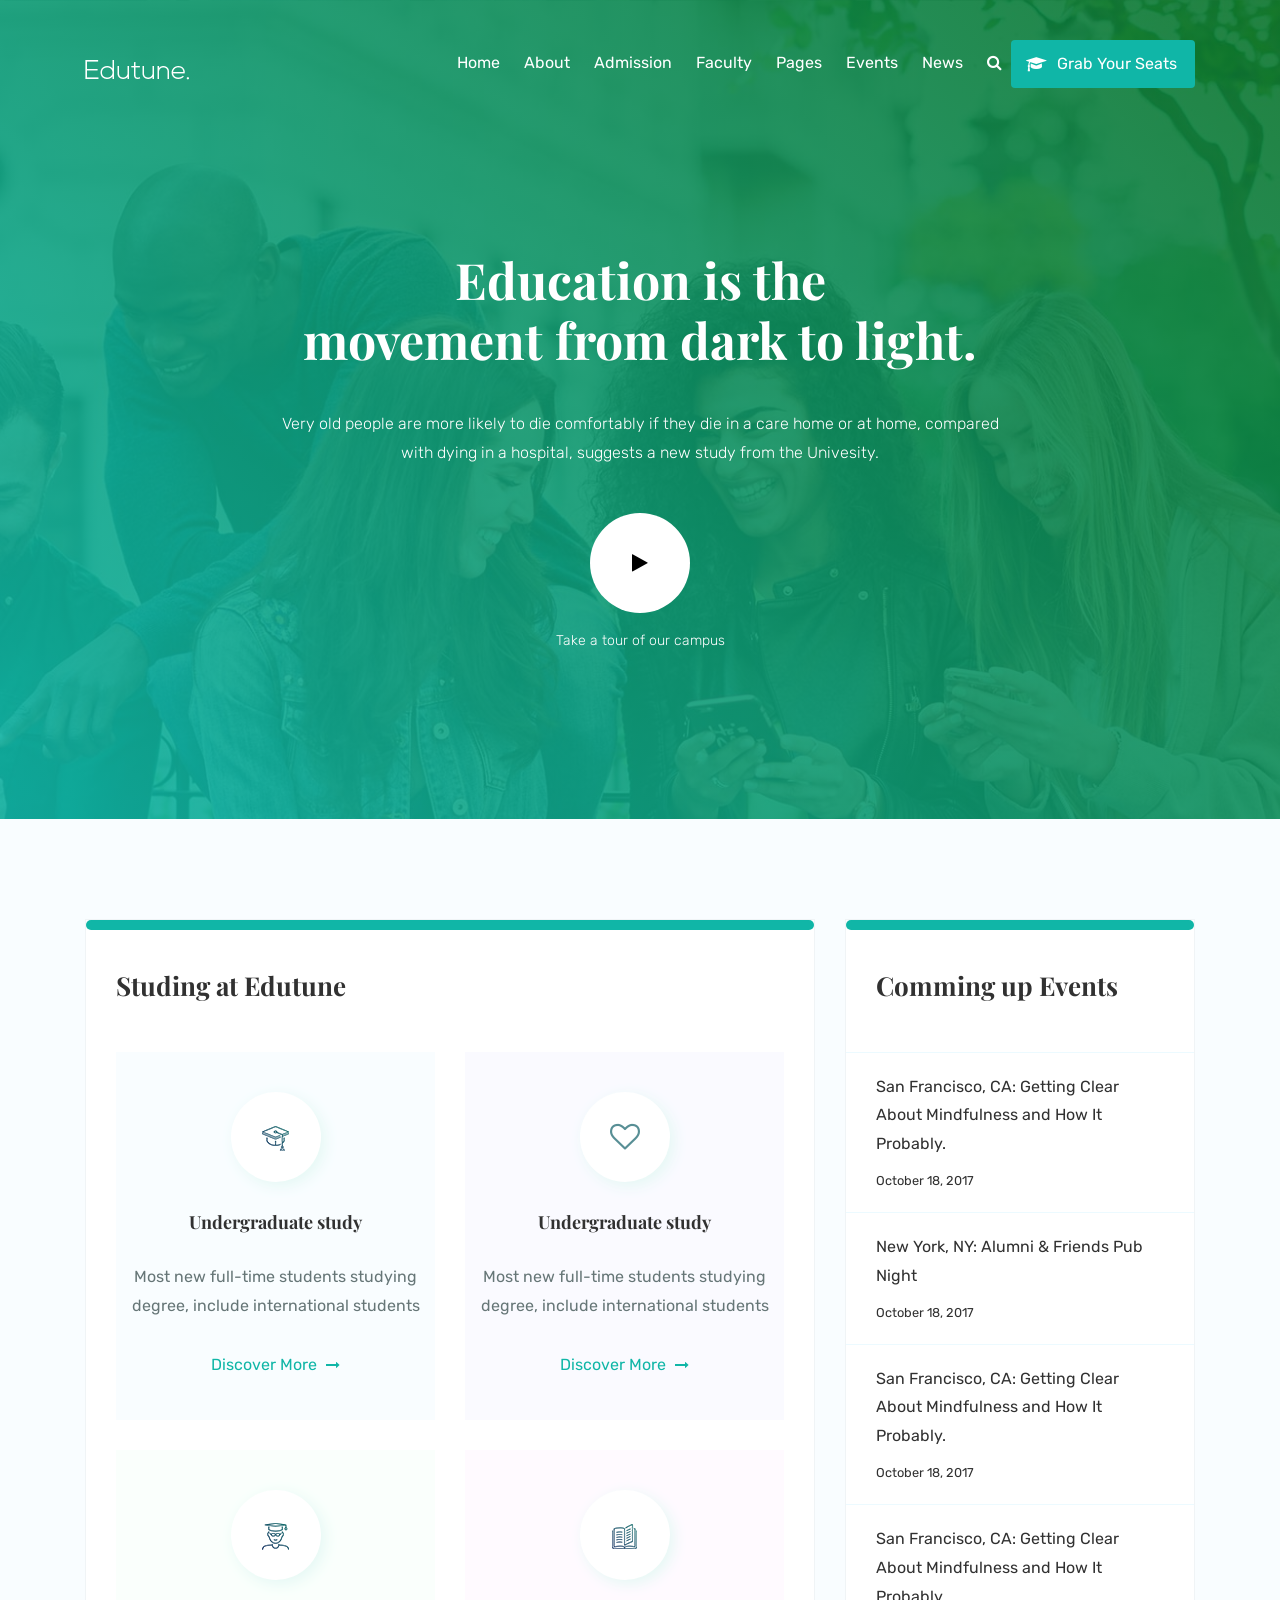
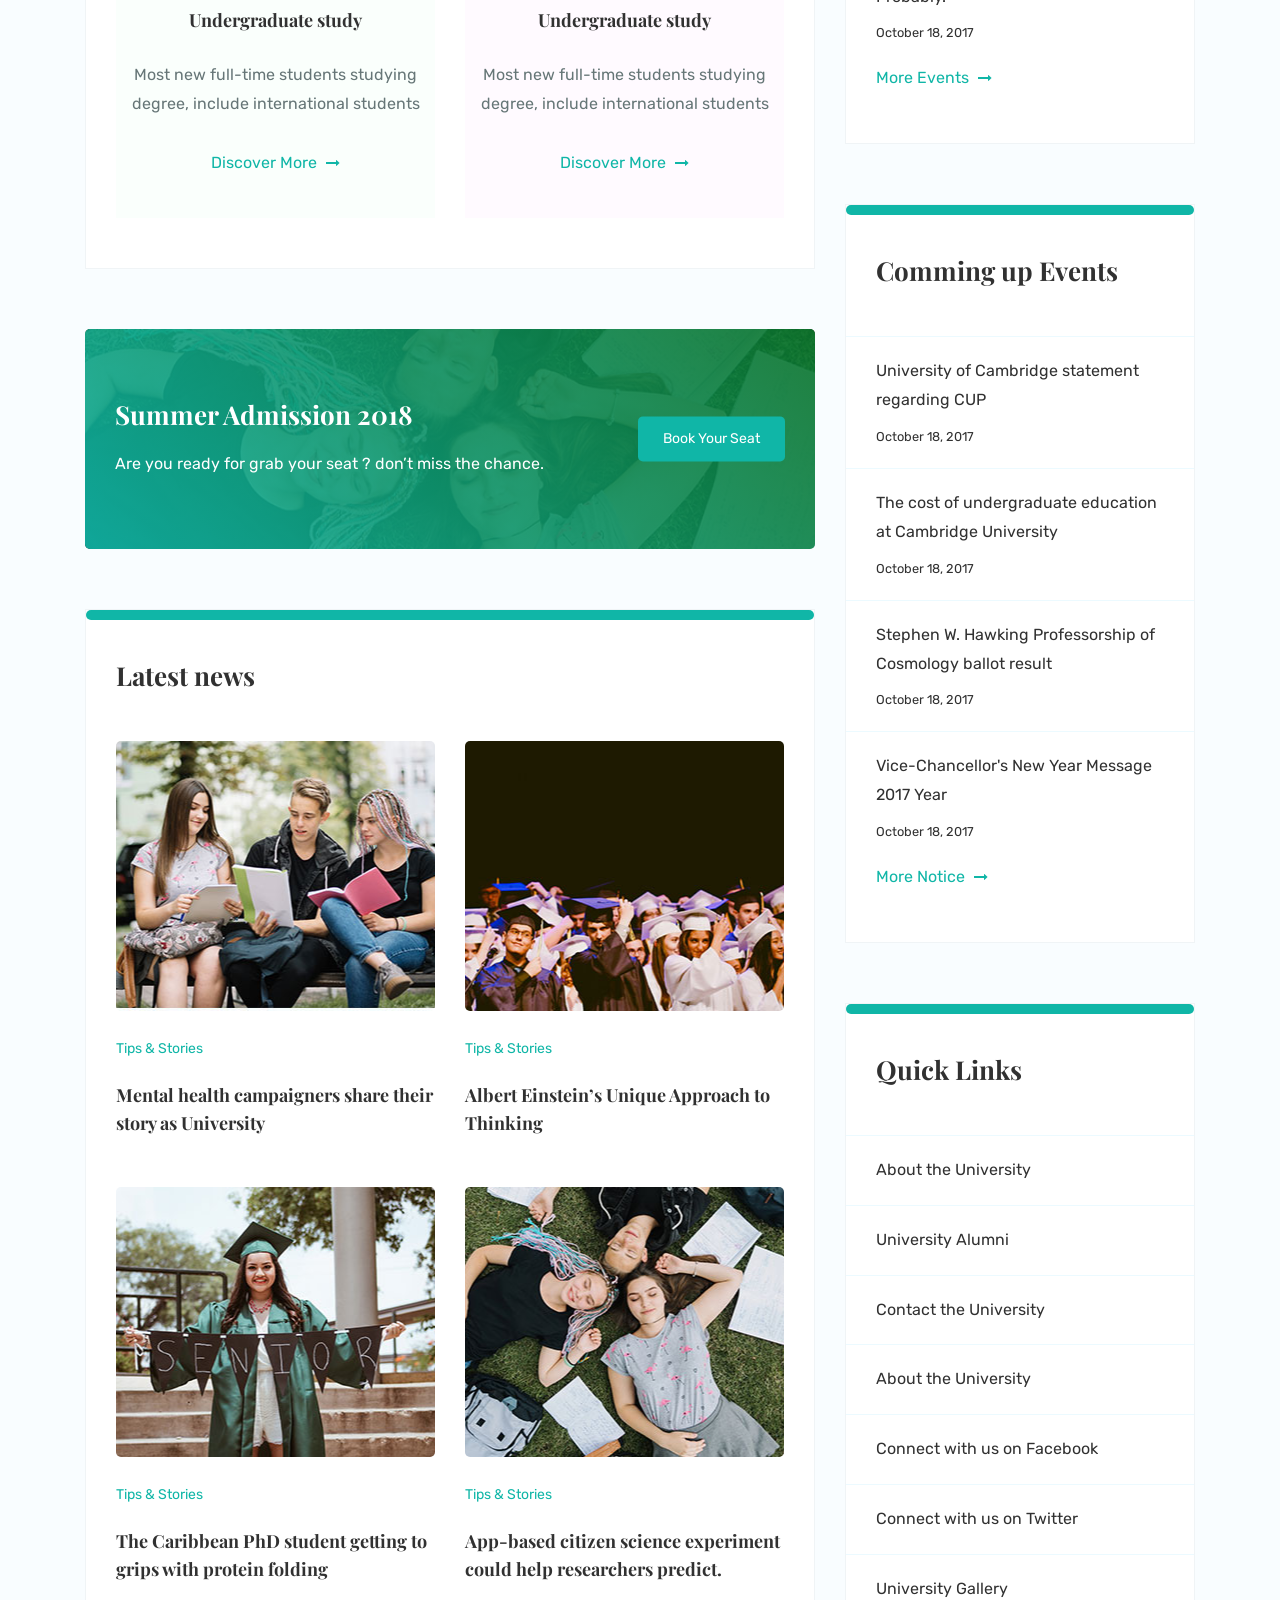
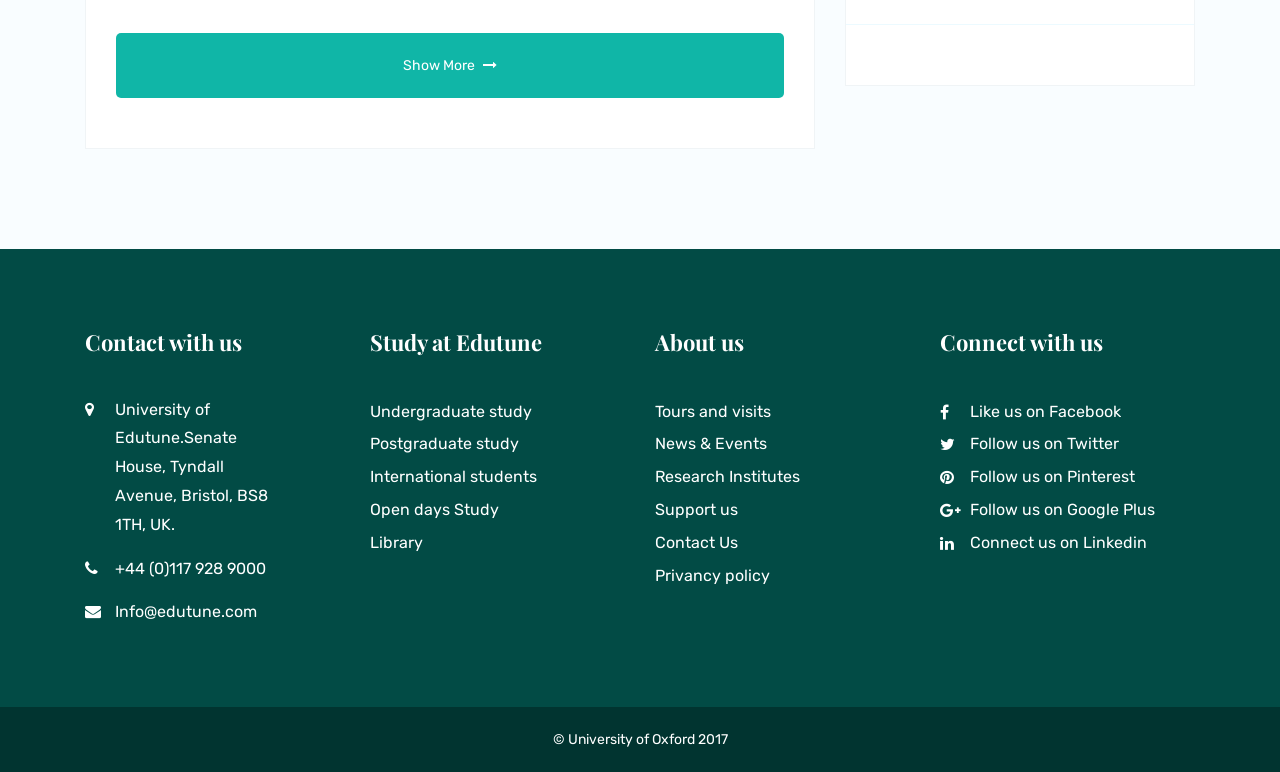
<file: index.html>
<!doctype html>
<html class="no-js" lang="">
    <head>
        <meta charset="utf-8">
        <meta http-equiv="x-ua-compatible" content="ie=edge">
        <title>Edutune</title>
        <meta name="description" content="">
        <meta name="viewport" content="width=device-width, initial-scale=1">

        <link rel="apple-touch-icon" href="apple-touch-icon.png">
        <!-- Place favicon.ico in the root directory -->

        <link rel="stylesheet" href="asset/css/bootstrap.min.css">
        <link rel="stylesheet" href="asset/css/font-awesome.min.css">
        <link rel="stylesheet" href="asset/css/owl.carousel.min.css">
        <link rel="stylesheet" href="asset/css/magnific-popup.css">
        <link rel="stylesheet" href="asset/css/animate.min.css">
        <link rel="stylesheet" href="style.css">
        <link rel="stylesheet" href="asset/css/responsive.css">
        <script src="asset/js/jquery-1.12.4.min.js"></script>
    </head>
    <body>
        <!--[if lt IE 8]>
            <p class="browserupgrade">You are using an <strong>outdated</strong> browser. Please <a href="http://browsehappy.com/">upgrade your browser</a> to improve your experience.</p>
        <![endif]-->

        <!-- Add your site or application content here -->
        <!-- Header Area Start -->
        <div class="header-area">
            <div class="container">
                <div class="row">
                    <div class="col-lg-3">
                        <div class="logo">
                            <h1><img src="asset/img/logo.png" alt=""></h1>
                        </div>
                    </div>
                    <div class="col-lg-9 text-right">
                        <div class="mainmenu">
                            <ul>
                                <li><a href="index.html">Home</a></li>
                                <li><a href="about.html">About</a></li>
                                <li><a href="admission.html">Admission</a>
                                    <ul>
                                        <li><a href="single-admission.html">Single Admission</a></li>
                                    </ul>
                                </li>
                                <li><a href="faculty.html">Faculty</a></li>
                                <li><a href="">Pages</a></li>
                                <li><a href="events.html">Events</a>
                                    <ul>
                                        <li><a href="single-events.html">Event-1</a></li>
                                    </ul>
                                </li>
                                <li><a href="">News</a></li>
                                <li><a href=""><i class="fa fa-search"></i></a></li>
                                <li class="btn fa-graduation-cap"><a href="">Grab Your Seats</a></li>
                            </ul>
                        </div>
                    </div>
                </div>
            </div>
        </div>
        <!-- Header Area End -->

        <!-- Hero Area Start -->
        <div class="hero-area">
            <div class="container">
                <div class="row justify-content-center">
                    <div class="col-lg-8 text-center">
                        <h2>Education is the <br>movement from dark to light.</h2>
                        <p>Very old people are more likely to die comfortably if they die in a care home or at home, compared with dying in a hospital, suggests a new study from the Univesity.</p>
                        <p><a href="https://www.youtube.com/watch?v=m_EQ9F00Wuo" class="video-play-btn mfp-iframe"><i class="fa fa-play"></i> Take a tour of our campus</a></p>
                    </div>
                </div>
            </div>
        </div>
        <!-- Hero Area End -->

        <!-- Service Padding Start -->
        <div class="section-padding">
            <div class="container">
                <div class="row">
                    <div class="col-lg-8">
                        <div class="bordered-box">
                            <h3>Studing at Edutune</h3>
                            <div class="row">
                                <div class="col-lg-6 text-center">
                                    <div class="single-service-box">
                                        <div class="service-icon d-table">
                                            <div class="service-icon-wrap d-table-cell">
                                                <img src="asset/img/service-icon-1.png" alt="">
                                            </div>
                                        </div>
                                        <h4>Undergraduate study</h4>
                                        <p>Most new full-time students studying degree, include international students</p>
                                        <a href="" class="inline-btn">Discover More <i class="fa fa-long-arrow-right"></i></a>
                                    </div>
                                </div>
                                <div class="col-lg-6 text-center">
                                    <div class="single-service-box">
                                        <div class="service-icon d-table">
                                            <div class="service-icon-wrap d-table-cell">
                                                <i class="fa fa-heart-o"></i>
                                            </div>
                                        </div>
                                        <h4>Undergraduate study</h4>
                                        <p>Most new full-time students studying degree, include international students</p>
                                        <a href="" class="inline-btn">Discover More <i class="fa fa-long-arrow-right"></i></a>
                                    </div>
                                </div>
                                <div class="col-lg-6 text-center">
                                    <div class="single-service-box">
                                        <div class="service-icon d-table">
                                            <div class="service-icon-wrap d-table-cell">
                                                <img src="asset/img/service-icon-2.png" alt="">
                                            </div>
                                        </div>
                                        <h4>Undergraduate study</h4>
                                        <p>Most new full-time students studying degree, include international students</p>
                                        <a href="" class="inline-btn">Discover More <i class="fa fa-long-arrow-right"></i></a>
                                    </div>
                                </div>
                                <div class="col-lg-6 text-center">
                                    <div class="single-service-box">
                                        <div class="service-icon d-table">
                                            <div class="service-icon-wrap d-table-cell">
                                                <img src="asset/img/service-icon-3.png" alt="">
                                            </div>
                                        </div>
                                        <h4>Undergraduate study</h4>
                                        <p>Most new full-time students studying degree, include international students</p>
                                        <a href="" class="inline-btn">Discover More <i class="fa fa-long-arrow-right"></i></a>
                                    </div>
                                </div>
                                <!-- Service Area End -->
                            </div>
                        </div>
                        <!-- CTA Area Start -->
                        <div class="cta-area mtb-60">
                            <h3>Summer Admission 2018</h3>
                            <p>Are you ready for grab your seat ? don’t miss the chance.</p>
                            <a href="" class="edutune-btn">Book Your Seat</a>
                        </div>
                        <!-- CTA Area End -->
                        
                        <!-- Blog Area Start -->
                        <div class="bordered-box blog-area">
                            <h3>Latest news</h3>
                            <div class="row">
                                <div class="col-lg-6">
                                    <div class="single-blog-box">
                                        <div class="singel-blog-bg blog-bg-1"></div>
                                        <p>Tips &amp; Stories</p>
                                        <h4>Mental health campaigners share their story as University</h4>
                                    </div>
                                </div>
                                <div class="col-lg-6">
                                    <a href="" class="single-blog-box">
                                        <div class="singel-blog-bg blog-bg-2"></div>
                                        <p>Tips &amp; Stories</p>
                                        <h4>Albert Einstein’s Unique Approach to Thinking</h4>
                                    </a>
                                </div>
                                <div class="col-lg-6">
                                    <a href="" class="single-blog-box">
                                        <div class="singel-blog-bg blog-bg-3"></div>
                                        <p>Tips &amp; Stories</p>
                                        <h4>The Caribbean PhD student getting to grips with protein folding</h4>
                                    </a>
                                </div>
                                <div class="col-lg-6">
                                    <div class="single-blog-box">
                                        <div class="singel-blog-bg blog-bg-4"></div>
                                        <p>Tips &amp; Stories</p>
                                        <h4>App-based citizen science experiment could help researchers predict.</h4>
                                    </div>
                                </div>
                                <div class="col">
                                    <a href="" class="edutune-btn blog-btn">Show More <i class="fa fa-long-arrow-right"></i></a>
                                </div>
                            </div>
                        </div>
                        <!-- Blog Area End -->
                    </div>
                    <!-- Border Box Area Start -->
                    <div class="col-lg-4">
                        <div class="bordered-box">
                            <h3>Comming up Events</h3>
                            <ul>
                                <li><a href="">San Francisco, CA: Getting Clear About Mindfulness and How It Probably. <span>October 18, 2017</span></a></li>
                                <li><a href="">New York, NY: Alumni &amp; Friends Pub Night <span>October 18, 2017</span></a></li>
                                <li><a href="">San Francisco, CA: Getting Clear About Mindfulness and How It Probably. <span>October 18, 2017</span></a></li>
                                <li><a href="">San Francisco, CA: Getting Clear About Mindfulness and How It Probably. <span>October 18, 2017</span></a></li>
                            </ul>
                            <a href="" class="inline-btn event-btn">More Events <i class="fa fa-long-arrow-right"></i></a>
                        </div> <!-- /bordered-box -->
                        <div class="bordered-box mtb-60">
                            <h3>Comming up Events</h3>
                            <ul>
                                <li><a href="">University of Cambridge statement regarding CUP <span>October 18, 2017</span></a></li>
                                <li><a href="">The cost of undergraduate education at Cambridge University <span>October 18, 2017</span></a></li>
                                <li><a href="">Stephen W. Hawking Professorship of Cosmology ballot result <span>October 18, 2017</span></a></li>
                                <li><a href="">Vice-Chancellor's New Year Message 2017 Year <span>October 18, 2017</span></a></li>
                            </ul>
                            <a href="" class="inline-btn event-btn">More Notice <i class="fa fa-long-arrow-right"></i></a>
                        </div> <!-- /bordered-box -->
                        <div class="bordered-box">
                            <h3>Quick Links</h3>
                            <ul>
                                <li><a href="">About the University</a></li>
                                <li><a href="">University Alumni</a></li>
                                <li><a href="">Contact the University</a></li>
                                <li><a href="">About the University</a></li>
                                <li><a href="">Connect with us on Facebook</a></li>
                                <li><a href="">Connect with us on Twitter</a></li>
                                <li><a href="">University Gallery</a></li>
                                <li><a href=""></a></li>
                            </ul>
                        </div> <!-- /bordered-box -->
                    </div>
                </div>
            </div>
        </div>
        <!-- Border Box Area End -->

        <footer class="site-footer">
            <div class="footer-top-area">
                <div class="container">
                    <div class="row">
                        <div class="col-lg-3">
                            <div class="footer-widget">
                                <h3 class="widget-title">Contact with us</h3>
                                <p class="contact-info"><i class="fa fa-map-marker"></i> University of Edutune.Senate House, Tyndall Avenue, Bristol, BS8 1TH, UK. </p>
                                <p class="contact-info"><i class="fa fa-phone"></i> +44 (0)117 928 9000</p>
                                <p class="contact-info"><i class="fa fa-envelope"></i> Info@edutune.com</p>
                            </div>
                        </div>
                        <div class="col-lg-3">
                            <div class="footer-widget">
                                <h3 class="widget-title">Study at Edutune</h3>
                                <ul>
                                    <li><a href="">Undergraduate study</a></li>
                                    <li><a href="">Postgraduate study</a></li>
                                    <li><a href="">International students</a></li>
                                    <li><a href="">Open days Study</a></li>
                                    <li><a href="">Library</a></li>
                                </ul>
                            </div>
                        </div>
                        <div class="col-lg-3">
                            <div class="footer-widget">
                                <h3 class="widget-title">About us</h3>
                                <ul>
                                    <li><a href="">Tours and visits</a></li>
                                    <li><a href="">News &amp; Events</a></li>
                                    <li><a href="">Research Institutes</a></li>
                                    <li><a href="">Support us</a></li>
                                    <li><a href="">Contact Us</a></li>
                                    <li><a href="">Privancy policy</a></li>
                                </ul>
                            </div>
                        </div>
                        <div class="col-lg-3">
                            <div class="footer-widget">
                                <h3 class="widget-title">Connect with us</h3>
                                <ul class="footer-social-link">
                                    <li><a href=""><i class="fa fa-facebook"></i> Like us on Facebook</a></li>
                                    <li><a href=""><i class="fa fa-twitter"></i> Follow us on Twitter</a></li>
                                    <li><a href=""><i class="fa fa-pinterest"></i> Follow us on Pinterest</a></li>
                                    <li><a href=""><i class="fa fa-google-plus"></i> Follow us on Google Plus</a></li>
                                    <li><a href=""><i class="fa fa-linkedin"></i> Connect us on Linkedin</a></li>
                                </ul>
                            </div>
                        </div>
                    </div>
                </div>
            </div>
            <div class="footer-bottom-area">
                <div class="copyright-text">
                    <div class="container">
                        <div class="row">
                            <div class="col-lg-12 text-center">
                                <p>&copy; University of Oxford 2017</p>
                            </div>
                        </div>
                    </div>
                </div>
            </div>
        </footer>
        


        <script src="asset/js/popper.min.js"></script>
        <script src="asset/js/bootstrap.min.js"></script>
        <script src="asset/js/owl.carousel.min.js"></script>
        <script src="asset/js/jquery.magnific-popup.min.js"></script>
        <script src="asset/js/plugins.js"></script>
        <script src="asset/js/main.js"></script>
    </body>
</html>
</file>
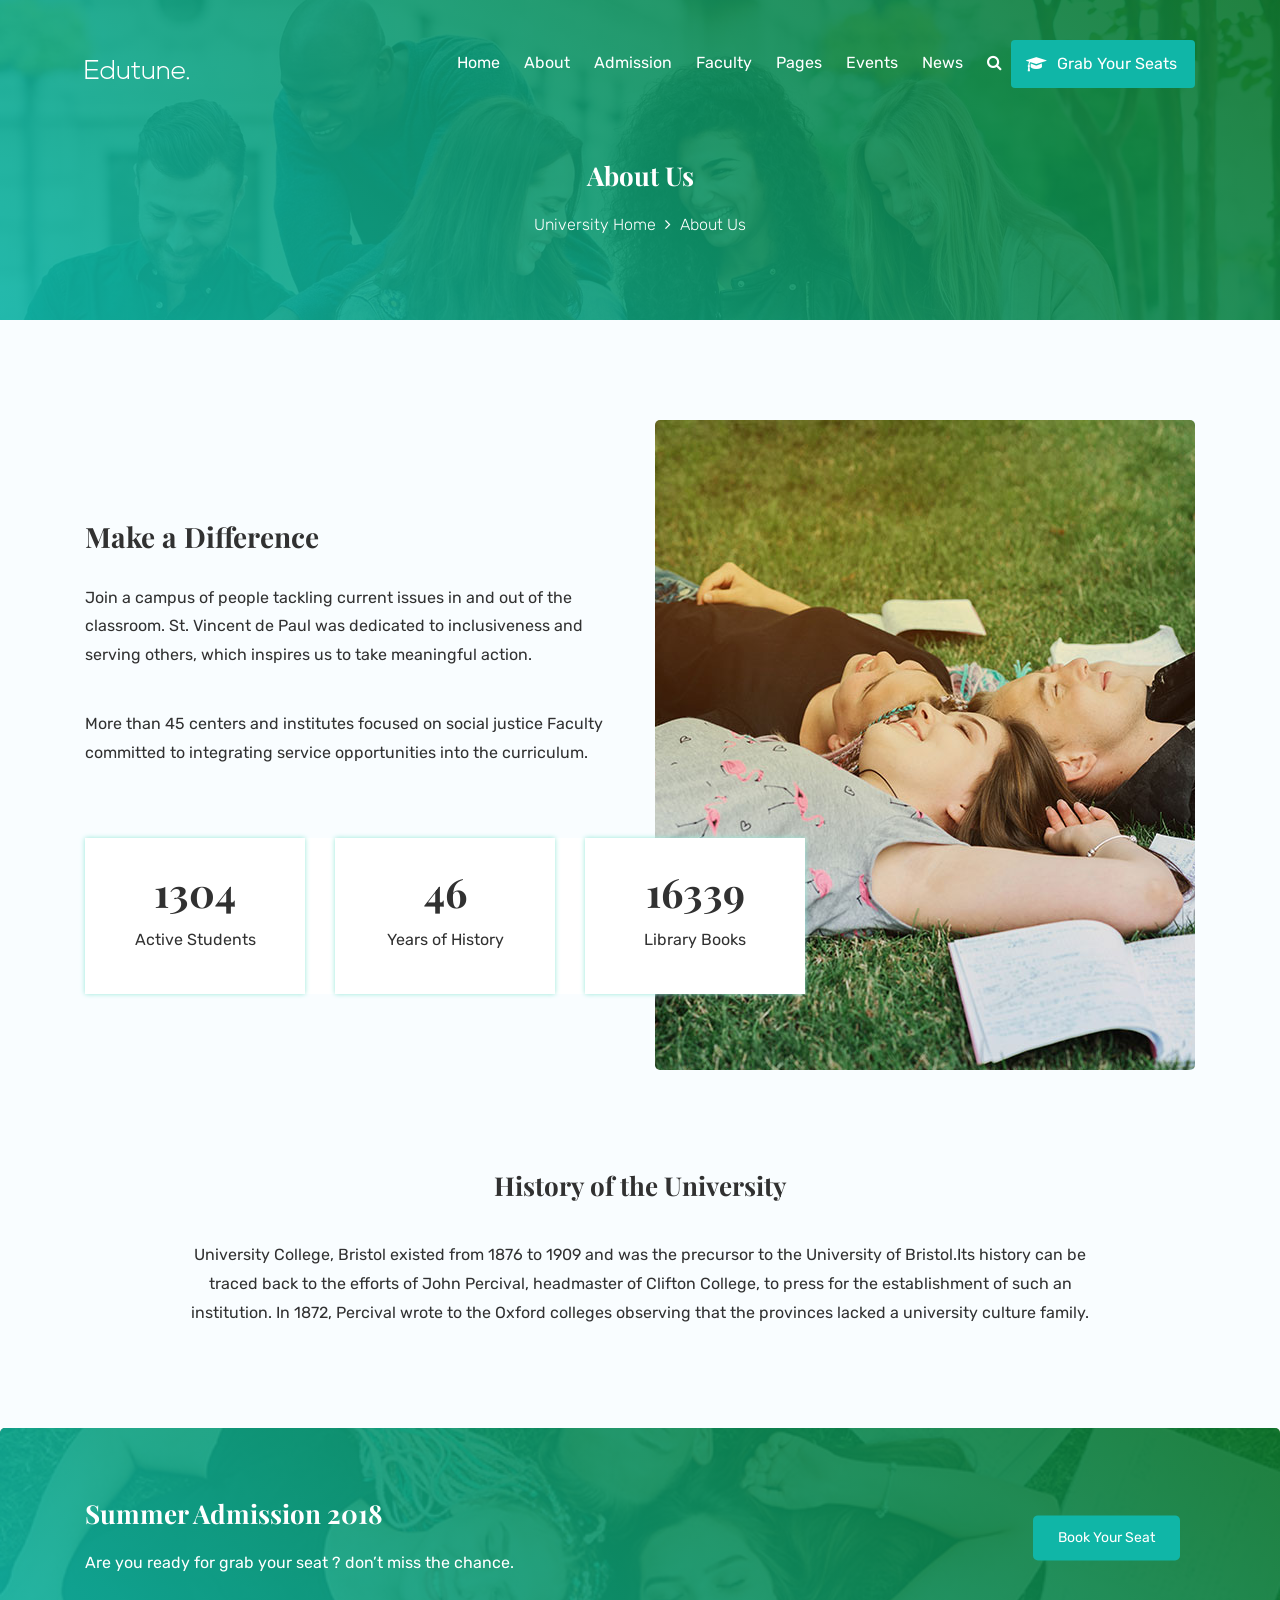
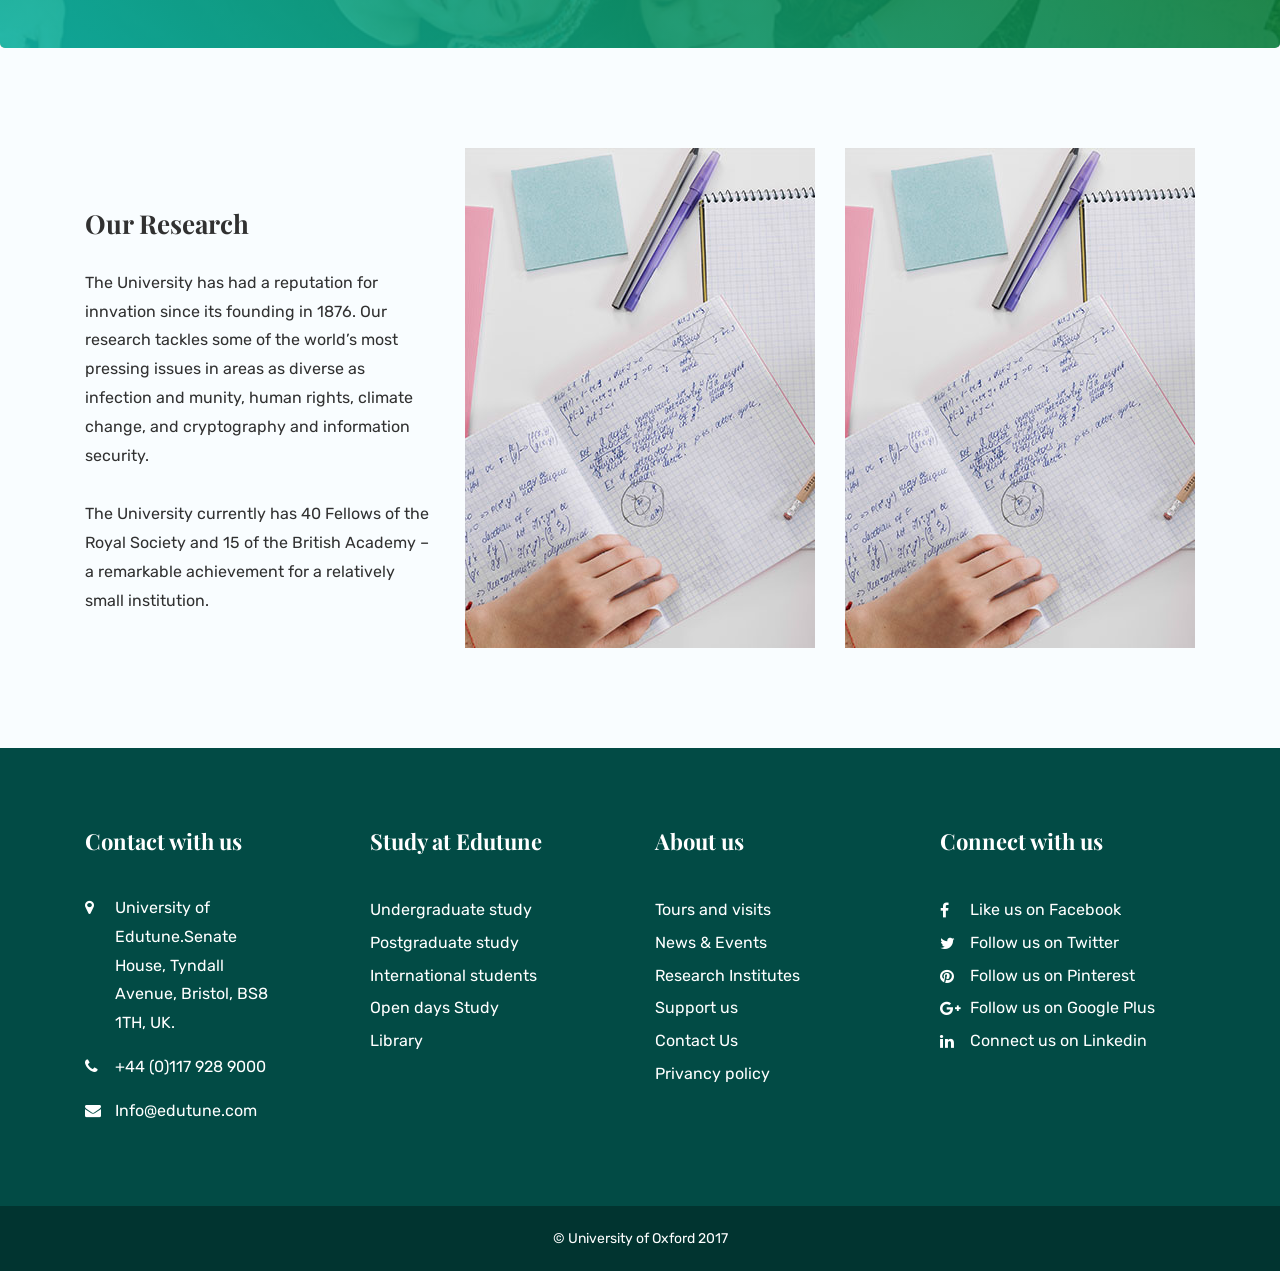
<file: about.html>
<!doctype html>
<html class="no-js" lang="">
    <head>
        <meta charset="utf-8">
        <meta http-equiv="x-ua-compatible" content="ie=edge">
        <title>Edutune</title>
        <meta name="description" content="">
        <meta name="viewport" content="width=device-width, initial-scale=1">

        <link rel="apple-touch-icon" href="apple-touch-icon.png">
        <!-- Place favicon.ico in the root directory -->

        <link rel="stylesheet" href="asset/css/bootstrap.min.css">
        <link rel="stylesheet" href="asset/css/font-awesome.min.css">
        <link rel="stylesheet" href="asset/css/owl.carousel.min.css">
        <link rel="stylesheet" href="asset/css/magnific-popup.css">
        <link rel="stylesheet" href="asset/css/animate.min.css">
        <link rel="stylesheet" href="style.css">
        <link rel="stylesheet" href="asset/css/responsive.css">
        <script src="asset/js/jquery-1.12.4.min.js"></script>
    </head>
    <body>
        <!--[if lt IE 8]>
            <p class="browserupgrade">You are using an <strong>outdated</strong> browser. Please <a href="http://browsehappy.com/">upgrade your browser</a> to improve your experience.</p>
        <![endif]-->

        <!-- Add your site or application content here -->
        <!-- Header Area Start -->
        <div class="header-area">
            <div class="container">
                <div class="row">
                    <div class="col-lg-3">
                        <div class="logo">
                            <h1><img src="asset/img/logo.png" alt=""></h1>
                        </div>
                    </div>
                    <div class="col-lg-9 text-right">
                        <div class="mainmenu">
                            <ul>
                                <li><a href="index.html">Home</a></li>
                                <li><a href="about.html">About</a></li>
                                <li><a href="admission.html">Admission</a>
                                    <ul>
                                        <li><a href="single-admission.html">Single Admission</a></li>
                                    </ul>
                                </li>
                                <li><a href="faculty.html">Faculty</a></li>
                                <li><a href="">Pages</a></li>
                                <li><a href="events.html">Events</a>
                                    <ul>
                                        <li><a href="single-events.html">Event-1</a></li>
                                    </ul>
                                </li>
                                <li><a href="">News</a></li>
                                <li><a href=""><i class="fa fa-search"></i></a></li>
                                <li class="btn fa-graduation-cap"><a href="">Grab Your Seats</a></li>
                            </ul>
                        </div>
                    </div>
                </div>
            </div>
        </div>
        <!-- Header Area End -->

        <!-- Hero Area Start -->
        <div class="hero-area breadcrumb-area">
            <div class="container">
                <div class="row justify-content-center">
                    <div class="col-lg-8 text-center">
                        <h2>About Us</h2>
                        <a href="index.html">University Home</a> <i class="fa fa-angle-right"></i> About Us
                    </div>
                </div>
            </div>
        </div>
        <!-- Hero Area End -->

        <!-- About-Content Start -->
        <div class="section-padding">
            <div class="container">
                <div class="row">
                    <div class="col-lg-6">
                        <div class="margin-top-100 about-content">
                            <h2>Make a Difference</h2>
                            <p>Join a campus of people tackling current issues in and out of the classroom. 
                            St. Vincent de Paul was dedicated to inclusiveness and serving others, which
                            inspires us to take meaningful action.</p>

                            <p>More than 45 centers and institutes focused on social justice Faculty 
                            committed to integrating service opportunities into the curriculum.</p>
                        </div>
                        <div class="counter-box-wrapper">
                            <div class="row">
                                <div class="col-lg-4">
                                    <div class="single-counter-box">
                                        <p class="count">1837</p>
                                        Active Students
                                    </div>
                                </div>
                                <div class="col-lg-4">
                                    <div class="single-counter-box">
                                        <p class="count">65</p>
                                        Years of History
                                    </div>
                                </div>
                                <div class="col-lg-4">
                                    <div class="single-counter-box">
                                        <p class="count">23014</p>
                                        Library Books
                                    </div>
                                </div>
                            </div>
                        </div>
                    </div>
                    <div class="col-lg-6">
                        <div class="right-about-bg"></div>
                    </div>
                </div>
                <div class="row justify-content-center">
                    <div class="col-lg-10 text-center">
                        <div class="history-text">
                            <h3>History of the University</h3>
                            <p>University College, Bristol existed from 1876 to 1909 and was the precursor to the University of Bristol.Its history can be 
                            traced back to the efforts of John Percival, headmaster of Clifton College, to press for the establishment of such 
                            an institution. In 1872, Percival wrote to the Oxford colleges observing that the provinces lacked
                             a university culture family.</p>
                        </div>
                    </div>
                </div>
            </div>
        </div>
        <!-- About-Content Area End -->

        <!-- CTA Area Start -->
        <div class="cta-area">
            <div class="container">
                <div class="row">
                    <div class="col">
                        <h3>Summer Admission 2018</h3>
                        <p>Are you ready for grab your seat ? don’t miss the chance.</p>
                        <a href="" class="edutune-btn">Book Your Seat</a>
                    </div>
                </div>
            </div>
        </div>
        <!-- CTA Area End -->
        <div class="section-padding">
            <div class="container">
                <div class="row">
                    <div class="col-lg-4">
                        <div class="research-text margin-top-60">
                            <h3>Our Research</h3>
                            <p>The University has had a reputation for innvation since its founding in 1876. Our research tackles some of the world’s most pressing
                            issues in areas as diverse as infection and munity, human rights, climate change, and cryptography and information security.</p>
                            <p>The University currently has 40 Fellows of the Royal Society and 15 of the British Academy – a remarkable achievement for a relatively small institution.</p>
                        </div>
                    </div>
                    <div class="col-lg-4">
                        <a href="https://www.youtube.com/watch?v=m_EQ9F00Wuo" class="video-play-btn video-box-btn-bg video-bg-1 video-box-btn mfp-iframe">
                            <i class="fa fa-play"></i>
                        </a>
                    </div>
                    <div class="col-lg-4">
                        <a href="https://www.youtube.com/watch?v=m_EQ9F00Wuo" class="video-play-btn video-box-btn-bg video-bg-1 video-box-btn mfp-iframe">
                            <i class="fa fa-play"></i>
                        </a>
                    </div>
                </div>
            </div>
        </div>

        <footer class="site-footer">
            <div class="footer-top-area">
                <div class="container">
                    <div class="row">
                        <div class="col-lg-3">
                            <div class="footer-widget">
                                <h3 class="widget-title">Contact with us</h3>
                                <p class="contact-info"><i class="fa fa-map-marker"></i> University of Edutune.Senate House, Tyndall Avenue, Bristol, BS8 1TH, UK. </p>
                                <p class="contact-info"><i class="fa fa-phone"></i> +44 (0)117 928 9000</p>
                                <p class="contact-info"><i class="fa fa-envelope"></i> Info@edutune.com</p>
                            </div>
                        </div>
                        <div class="col-lg-3">
                            <div class="footer-widget">
                                <h3 class="widget-title">Study at Edutune</h3>
                                <ul>
                                    <li><a href="">Undergraduate study</a></li>
                                    <li><a href="">Postgraduate study</a></li>
                                    <li><a href="">International students</a></li>
                                    <li><a href="">Open days Study</a></li>
                                    <li><a href="">Library</a></li>
                                </ul>
                            </div>
                        </div>
                        <div class="col-lg-3">
                            <div class="footer-widget">
                                <h3 class="widget-title">About us</h3>
                                <ul>
                                    <li><a href="">Tours and visits</a></li>
                                    <li><a href="">News &amp; Events</a></li>
                                    <li><a href="">Research Institutes</a></li>
                                    <li><a href="">Support us</a></li>
                                    <li><a href="">Contact Us</a></li>
                                    <li><a href="">Privancy policy</a></li>
                                </ul>
                            </div>
                        </div>
                        <div class="col-lg-3">
                            <div class="footer-widget">
                                <h3 class="widget-title">Connect with us</h3>
                                <ul class="footer-social-link">
                                    <li><a href=""><i class="fa fa-facebook"></i> Like us on Facebook</a></li>
                                    <li><a href=""><i class="fa fa-twitter"></i> Follow us on Twitter</a></li>
                                    <li><a href=""><i class="fa fa-pinterest"></i> Follow us on Pinterest</a></li>
                                    <li><a href=""><i class="fa fa-google-plus"></i> Follow us on Google Plus</a></li>
                                    <li><a href=""><i class="fa fa-linkedin"></i> Connect us on Linkedin</a></li>
                                </ul>
                            </div>
                        </div>
                    </div>
                </div>
            </div>
            <div class="footer-bottom-area">
                <div class="copyright-text">
                    <div class="container">
                        <div class="row">
                            <div class="col-lg-12 text-center">
                                <p>&copy; University of Oxford 2017</p>
                            </div>
                        </div>
                    </div>
                </div>
            </div>
        </footer>
        


        <script src="asset/js/popper.min.js"></script>
        <script src="asset/js/bootstrap.min.js"></script>
        <script src="asset/js/owl.carousel.min.js"></script>
        <script src="asset/js/jquery.magnific-popup.min.js"></script>
        <script src="asset/js/jquery.counterup.min.js"></script>
        <script src="asset/js/waypoints.min.js"></script>
        <script src="asset/js/plugins.js"></script>
        <script src="asset/js/main.js"></script>
    </body>
</html>
</file>
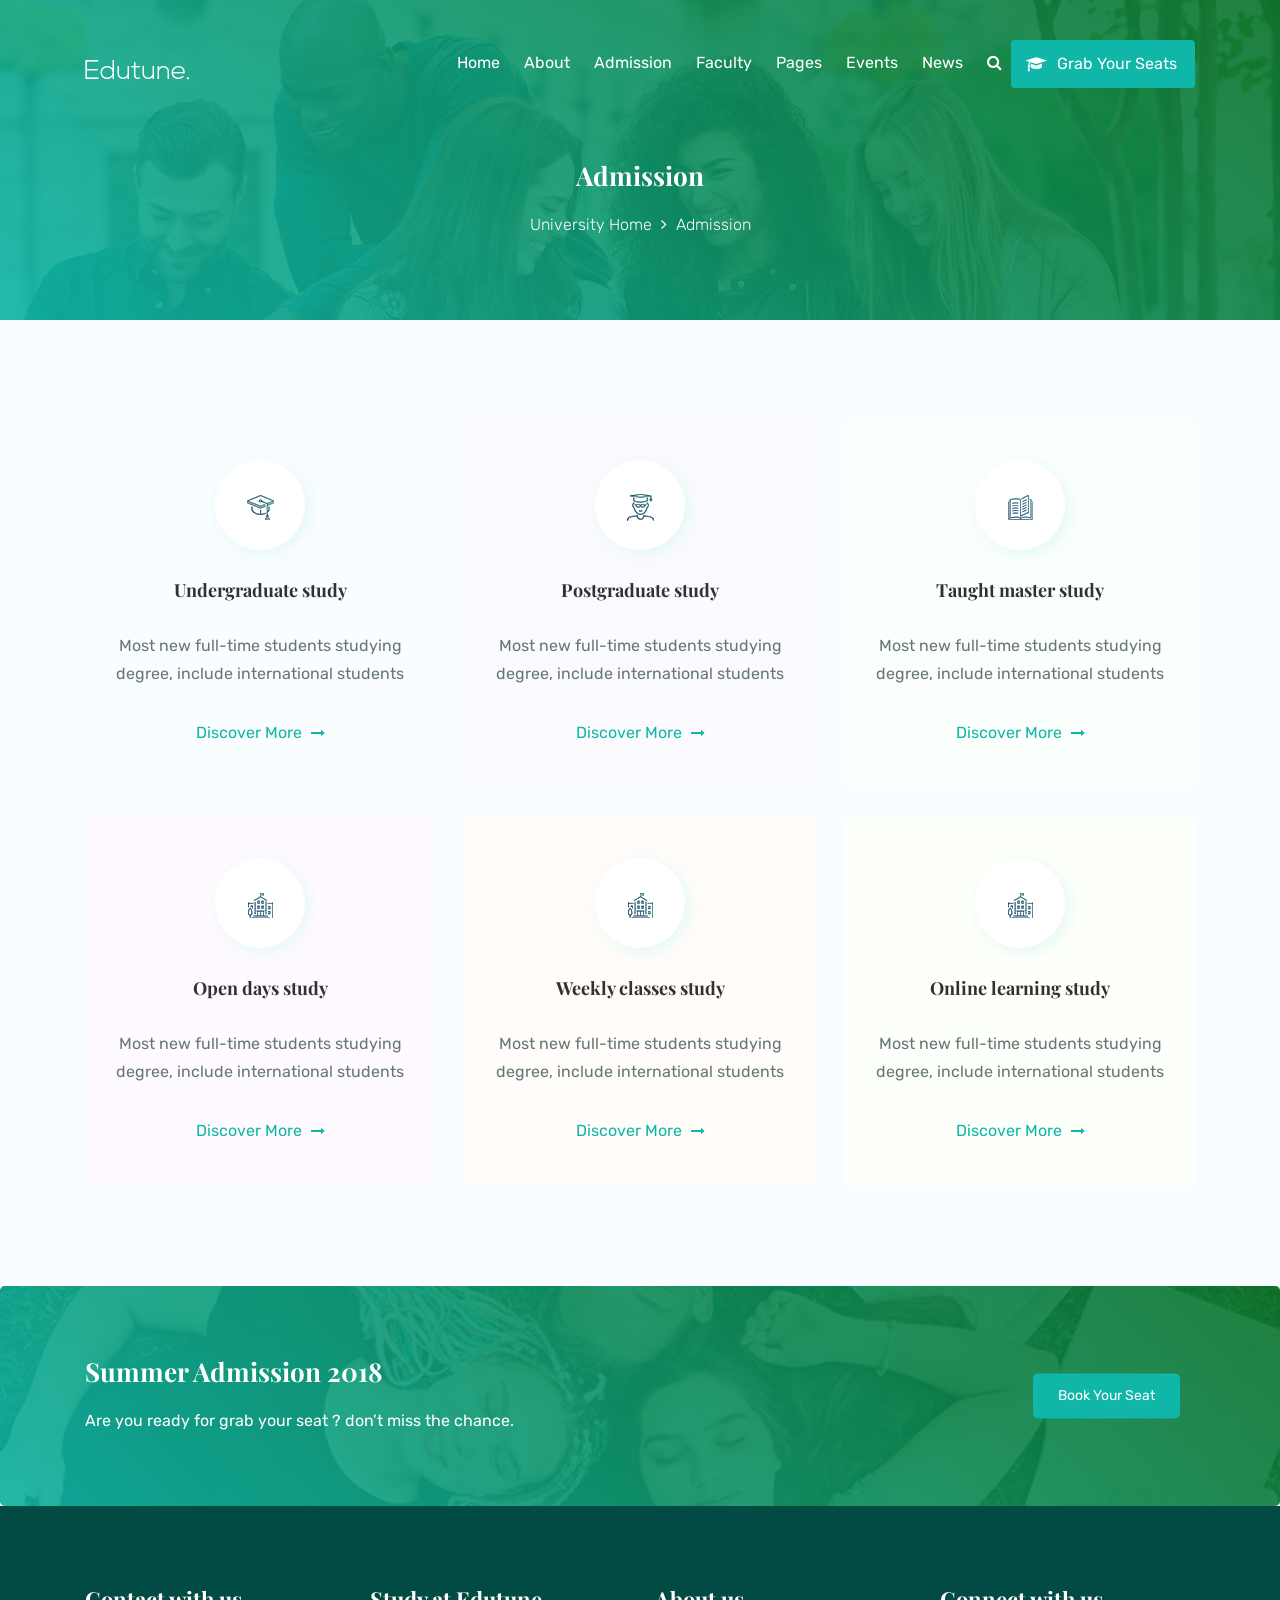
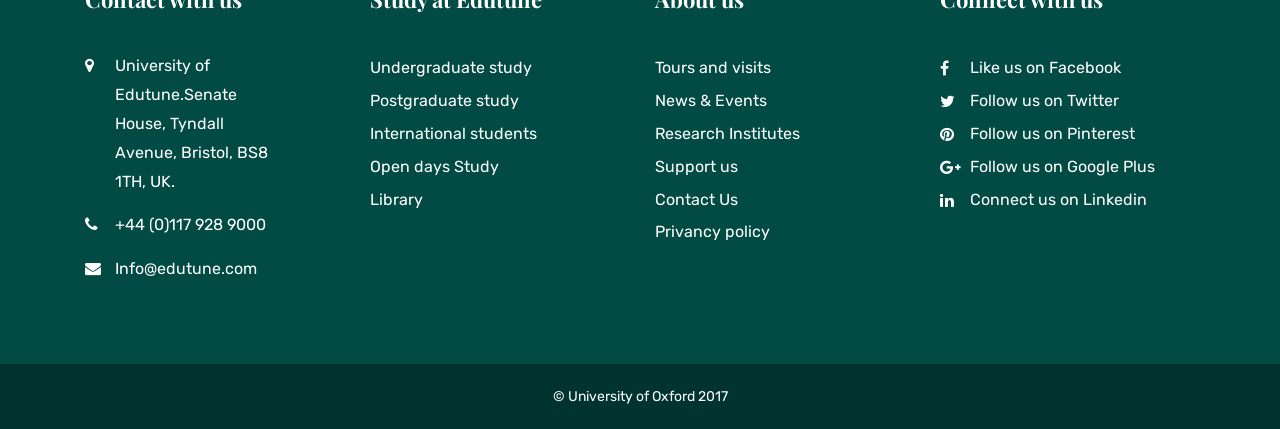
<file: admission.html>
<!doctype html>
<html class="no-js" lang="">
    <head>
        <meta charset="utf-8">
        <meta http-equiv="x-ua-compatible" content="ie=edge">
        <title>Edutune</title>
        <meta name="description" content="">
        <meta name="viewport" content="width=device-width, initial-scale=1">

        <link rel="apple-touch-icon" href="apple-touch-icon.png">
        <!-- Place favicon.ico in the root directory -->

        <link rel="stylesheet" href="asset/css/bootstrap.min.css">
        <link rel="stylesheet" href="asset/css/font-awesome.min.css">
        <link rel="stylesheet" href="asset/css/owl.carousel.min.css">
        <link rel="stylesheet" href="asset/css/magnific-popup.css">
        <link rel="stylesheet" href="asset/css/animate.min.css">
        <link rel="stylesheet" href="style.css">
        <link rel="stylesheet" href="asset/css/responsive.css">
        <script src="asset/js/jquery-1.12.4.min.js"></script>
    </head>
    <body>
        <!--[if lt IE 8]>
            <p class="browserupgrade">You are using an <strong>outdated</strong> browser. Please <a href="http://browsehappy.com/">upgrade your browser</a> to improve your experience.</p>
        <![endif]-->

        <!-- Add your site or application content here -->
        <!-- Header Area Start -->
        <div class="header-area">
            <div class="container">
                <div class="row">
                    <div class="col-lg-3">
                        <div class="logo">
                            <h1><img src="asset/img/logo.png" alt=""></h1>
                        </div>
                    </div>
                    <div class="col-lg-9 text-right">
                        <div class="mainmenu">
                            <ul>
                                <li><a href="index.html">Home</a></li>
                                <li><a href="about.html">About</a></li>
                                <li><a href="admission.html">Admission</a>
                                    <ul>
                                        <li><a href="single-admission.html">Single Admission</a></li>
                                    </ul>
                                </li>
                                <li><a href="faculty.html">Faculty</a></li>
                                <li><a href="">Pages</a></li>
                                <li><a href="events.html">Events</a>
                                    <ul>
                                        <li><a href="single-events.html">Event-1</a></li>
                                    </ul>
                                </li>
                                <li><a href="">News</a></li>
                                <li><a href=""><i class="fa fa-search"></i></a></li>
                                <li class="btn fa-graduation-cap"><a href="">Grab Your Seats</a></li>
                            </ul>
                        </div>
                    </div>
                </div>
            </div>
        </div>
        <!-- Header Area End -->

        <!-- Hero Area Start -->
        <div class="hero-area breadcrumb-area">
            <div class="container">
                <div class="row justify-content-center">
                    <div class="col-lg-8 text-center">
                        <h2>Admission</h2>
                        <a href="index.html">University Home</a> <i class="fa fa-angle-right"></i> Admission
                    </div>
                </div>
            </div>
        </div>
        <!-- Hero Area End -->

        <!-- About-Content Start -->
        <div class="section-padding">
            <div class="container">
                <div class="row">
                    <div class="col-lg-4 text-center">
                        <div class="single-service-box">
                            <div class="service-icon d-table">
                                <div class="service-icon-wrap d-table-cell">
                                    <img src="asset/img/service-icon-1.png" alt="">
                                </div>
                            </div>
                            <h4>Undergraduate study</h4>
                            <p>Most new full-time students studying degree, include international students</p>
                            <a href="" class="inline-btn">Discover More <i class="fa fa-long-arrow-right"></i></a>
                        </div>
                    </div>
                    <div class="col-lg-4 text-center">
                        <div class="single-service-box">
                            <div class="service-icon d-table">
                                <div class="service-icon-wrap d-table-cell">
                                    <img src="asset/img/service-icon-2.png" alt="">
                                </div>
                            </div>
                            <h4>Postgraduate study</h4>
                            <p>Most new full-time students studying degree, include international students</p>
                            <a href="" class="inline-btn">Discover More <i class="fa fa-long-arrow-right"></i></a>
                        </div>
                    </div>
                    <div class="col-lg-4 text-center">
                        <div class="single-service-box">
                            <div class="service-icon d-table">
                                <div class="service-icon-wrap d-table-cell">
                                    <img src="asset/img/service-icon-3.png" alt="">
                                </div>
                            </div>
                            <h4>Taught master study</h4>
                            <p>Most new full-time students studying degree, include international students</p>
                            <a href="" class="inline-btn">Discover More <i class="fa fa-long-arrow-right"></i></a>
                        </div>
                    </div>
                    <div class="col-lg-4 text-center">
                        <div class="single-service-box">
                            <div class="service-icon d-table">
                                <div class="service-icon-wrap d-table-cell">
                                    <img src="asset/img/service-icon-4.png" alt="">
                                </div>
                            </div>
                            <h4>Open days study</h4>
                            <p>Most new full-time students studying degree, include international students</p>
                            <a href="" class="inline-btn">Discover More <i class="fa fa-long-arrow-right"></i></a>
                        </div>
                    </div>
                    <div class="col-lg-4 text-center">
                        <div class="single-service-box">
                            <div class="service-icon d-table">
                                <div class="service-icon-wrap d-table-cell">
                                    <img src="asset/img/service-icon-5.png" alt="">
                                </div>
                            </div>
                            <h4>Weekly classes study</h4>
                            <p>Most new full-time students studying degree, include international students</p>
                            <a href="" class="inline-btn">Discover More <i class="fa fa-long-arrow-right"></i></a>
                        </div>
                    </div>
                    <div class="col-lg-4 text-center">
                        <div class="single-service-box">
                            <div class="service-icon d-table">
                                <div class="service-icon-wrap d-table-cell">
                                    <img src="asset/img/service-icon-6.png" alt="">
                                </div>
                            </div>
                            <h4>Online learning study</h4>
                            <p>Most new full-time students studying degree, include international students</p>
                            <a href="" class="inline-btn">Discover More <i class="fa fa-long-arrow-right"></i></a>
                        </div>
                    </div>
                </div>
            </div>
        </div>
        <!-- About-Content Area End -->

        <!-- CTA Area Start -->
        <div class="cta-area">
            <div class="container">
                <div class="row">
                    <div class="col">
                        <h3>Summer Admission 2018</h3>
                        <p>Are you ready for grab your seat ? don’t miss the chance.</p>
                        <a href="" class="edutune-btn">Book Your Seat</a>
                    </div>
                </div>
            </div>
        </div>

        <footer class="site-footer">
            <div class="footer-top-area">
                <div class="container">
                    <div class="row">
                        <div class="col-lg-3">
                            <div class="footer-widget">
                                <h3 class="widget-title">Contact with us</h3>
                                <p class="contact-info"><i class="fa fa-map-marker"></i> University of Edutune.Senate House, Tyndall Avenue, Bristol, BS8 1TH, UK. </p>
                                <p class="contact-info"><i class="fa fa-phone"></i> +44 (0)117 928 9000</p>
                                <p class="contact-info"><i class="fa fa-envelope"></i> Info@edutune.com</p>
                            </div>
                        </div>
                        <div class="col-lg-3">
                            <div class="footer-widget">
                                <h3 class="widget-title">Study at Edutune</h3>
                                <ul>
                                    <li><a href="">Undergraduate study</a></li>
                                    <li><a href="">Postgraduate study</a></li>
                                    <li><a href="">International students</a></li>
                                    <li><a href="">Open days Study</a></li>
                                    <li><a href="">Library</a></li>
                                </ul>
                            </div>
                        </div>
                        <div class="col-lg-3">
                            <div class="footer-widget">
                                <h3 class="widget-title">About us</h3>
                                <ul>
                                    <li><a href="">Tours and visits</a></li>
                                    <li><a href="">News &amp; Events</a></li>
                                    <li><a href="">Research Institutes</a></li>
                                    <li><a href="">Support us</a></li>
                                    <li><a href="">Contact Us</a></li>
                                    <li><a href="">Privancy policy</a></li>
                                </ul>
                            </div>
                        </div>
                        <div class="col-lg-3">
                            <div class="footer-widget">
                                <h3 class="widget-title">Connect with us</h3>
                                <ul class="footer-social-link">
                                    <li><a href=""><i class="fa fa-facebook"></i> Like us on Facebook</a></li>
                                    <li><a href=""><i class="fa fa-twitter"></i> Follow us on Twitter</a></li>
                                    <li><a href=""><i class="fa fa-pinterest"></i> Follow us on Pinterest</a></li>
                                    <li><a href=""><i class="fa fa-google-plus"></i> Follow us on Google Plus</a></li>
                                    <li><a href=""><i class="fa fa-linkedin"></i> Connect us on Linkedin</a></li>
                                </ul>
                            </div>
                        </div>
                    </div>
                </div>
            </div>
            <div class="footer-bottom-area">
                <div class="copyright-text">
                    <div class="container">
                        <div class="row">
                            <div class="col-lg-12 text-center">
                                <p>&copy; University of Oxford 2017</p>
                            </div>
                        </div>
                    </div>
                </div>
            </div>
        </footer>
        


        <script src="asset/js/popper.min.js"></script>
        <script src="asset/js/bootstrap.min.js"></script>
        <script src="asset/js/owl.carousel.min.js"></script>
        <script src="asset/js/jquery.magnific-popup.min.js"></script>
        <script src="asset/js/jquery.counterup.min.js"></script>
        <script src="asset/js/waypoints.min.js"></script>
        <script src="asset/js/plugins.js"></script>
        <script src="asset/js/main.js"></script>
    </body>
</html>
</file>
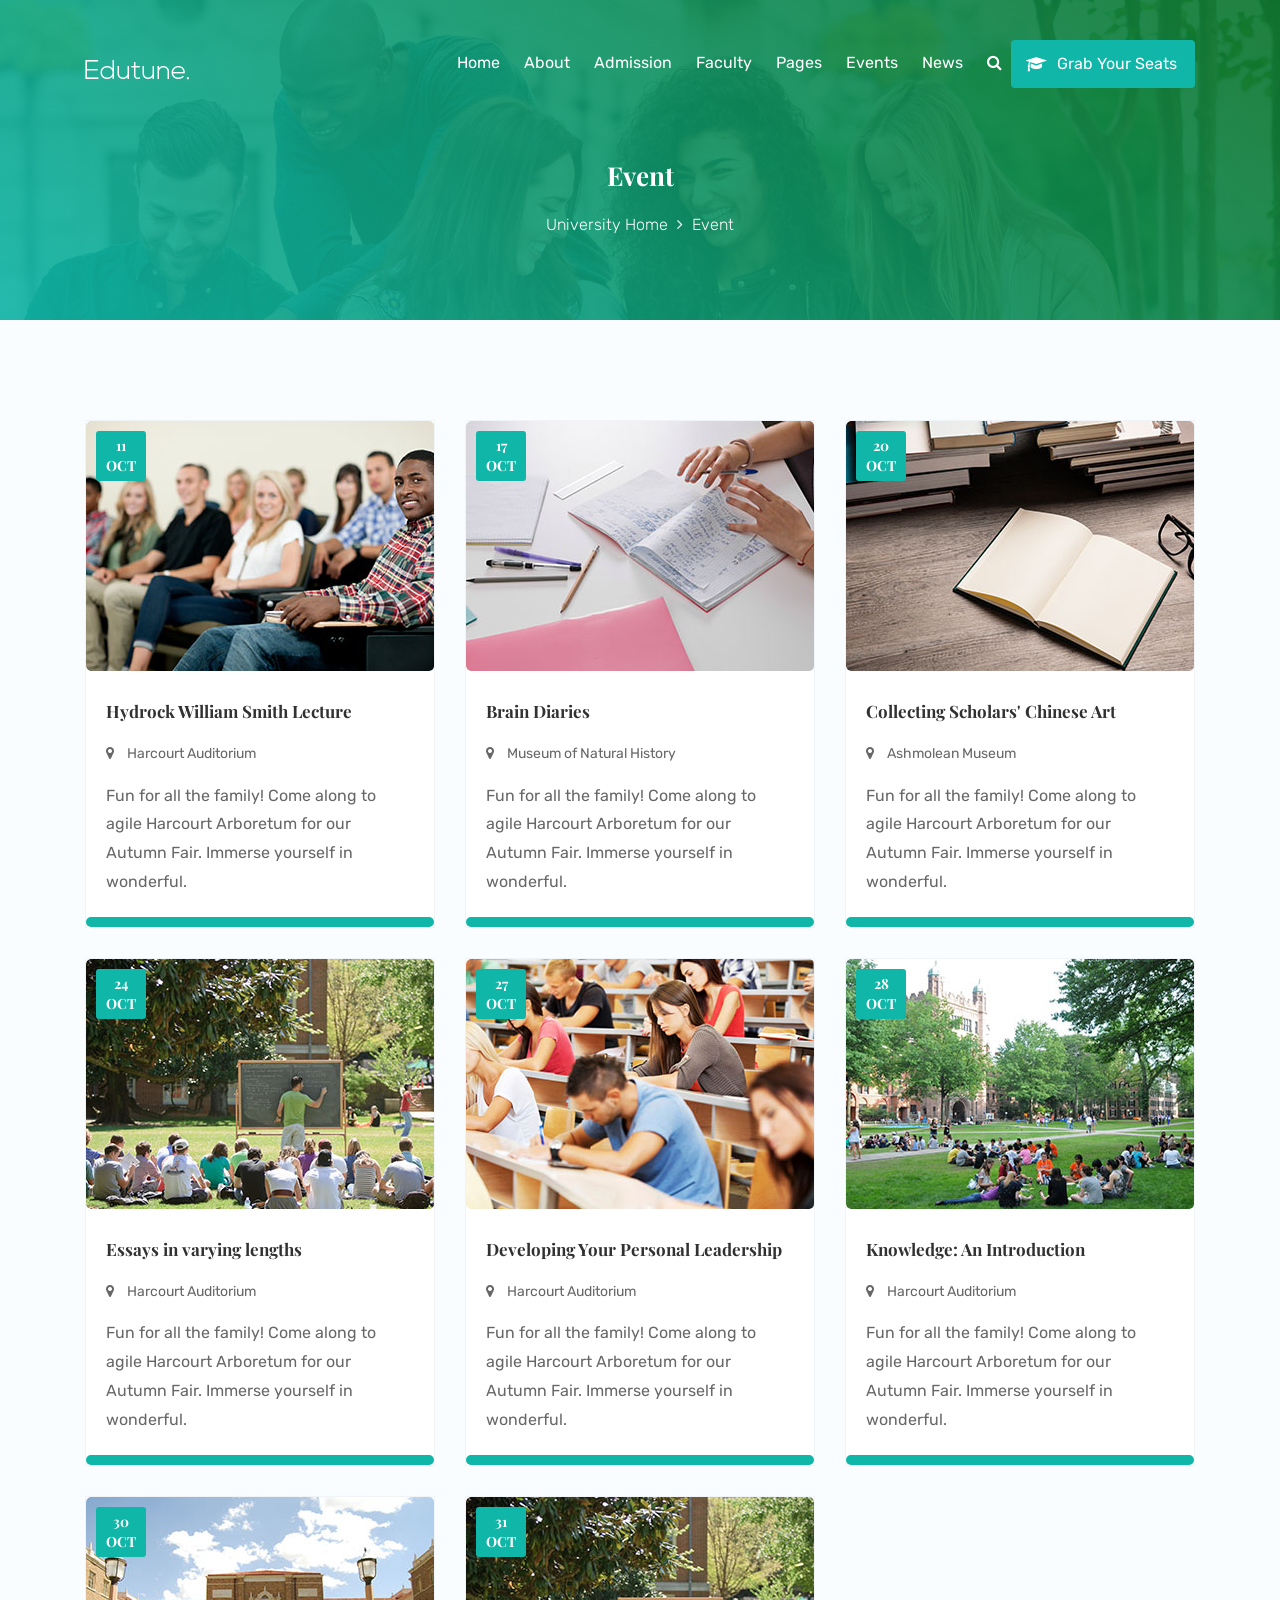
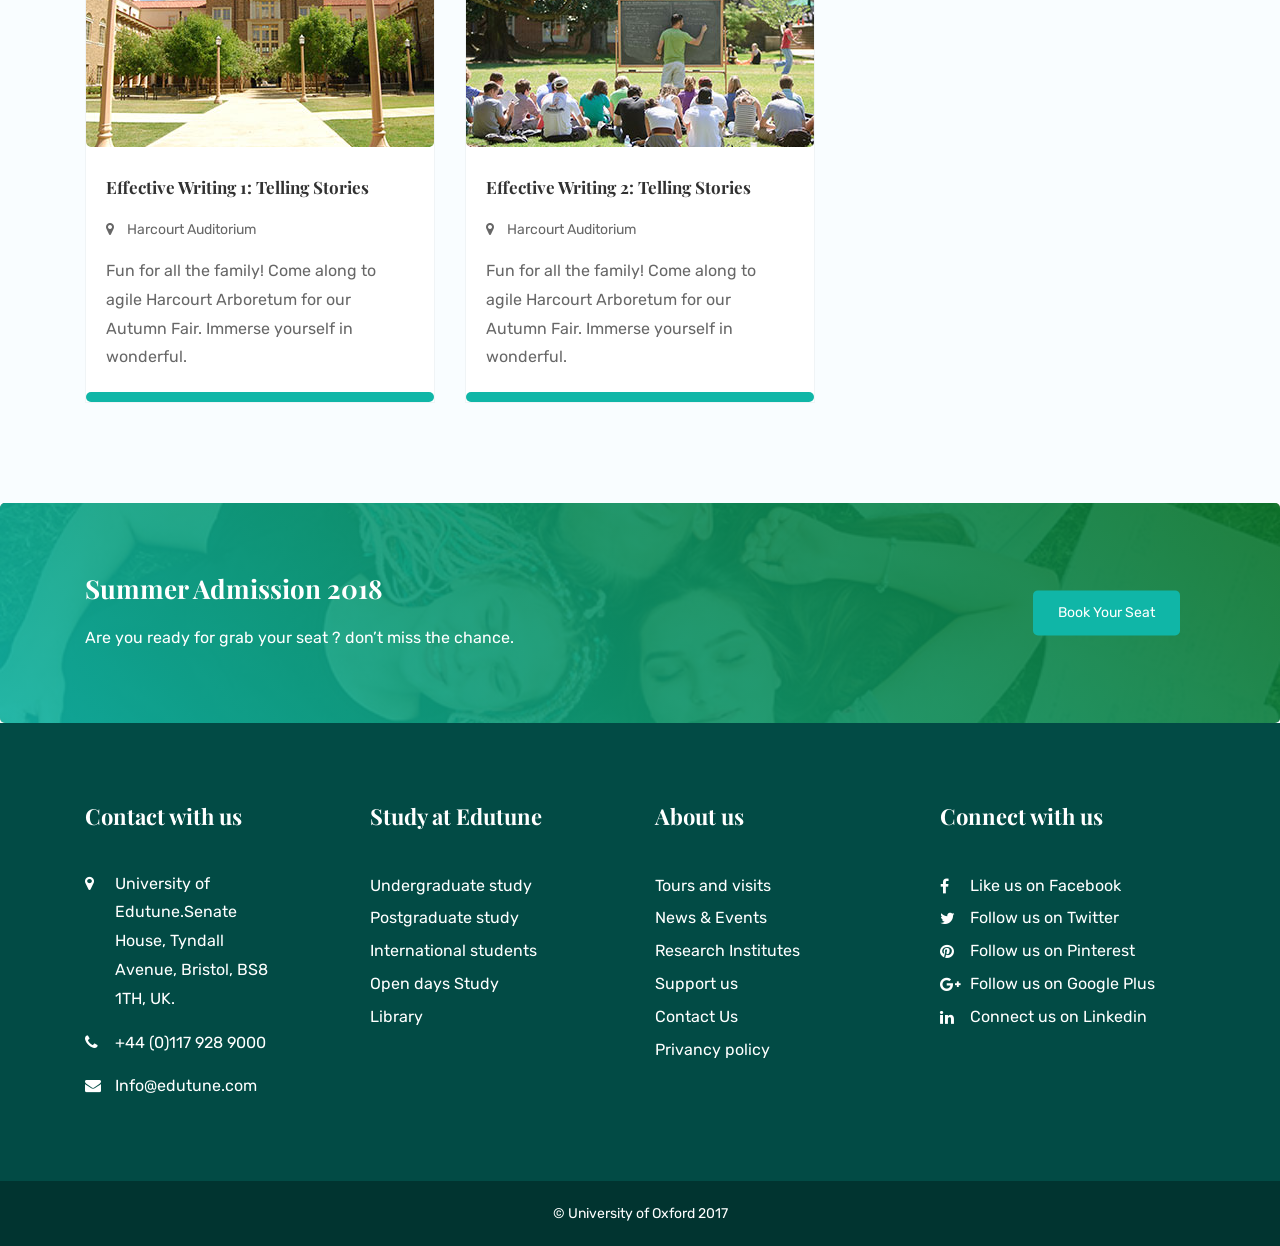
<file: events.html>
<!doctype html>
<html class="no-js" lang="">
    <head>
        <meta charset="utf-8">
        <meta http-equiv="x-ua-compatible" content="ie=edge">
        <title>Edutune</title>
        <meta name="description" content="">
        <meta name="viewport" content="width=device-width, initial-scale=1">

        <link rel="apple-touch-icon" href="apple-touch-icon.png">
        <!-- Place favicon.ico in the root directory -->

        <link rel="stylesheet" href="asset/css/bootstrap.min.css">
        <link rel="stylesheet" href="asset/css/font-awesome.min.css">
        <link rel="stylesheet" href="asset/css/owl.carousel.min.css">
        <link rel="stylesheet" href="asset/css/magnific-popup.css">
        <link rel="stylesheet" href="asset/css/animate.min.css">
        <link rel="stylesheet" href="style.css">
        <link rel="stylesheet" href="asset/css/responsive.css">
        <script src="asset/js/jquery-1.12.4.min.js"></script>
    </head>
    <body>
        <!--[if lt IE 8]>
            <p class="browserupgrade">You are using an <strong>outdated</strong> browser. Please <a href="http://browsehappy.com/">upgrade your browser</a> to improve your experience.</p>
        <![endif]-->

        <!-- Add your site or application content here -->
        <!-- Header Area Start -->
        <div class="header-area">
            <div class="container">
                <div class="row">
                    <div class="col-lg-3">
                        <div class="logo">
                            <h1><img src="asset/img/logo.png" alt=""></h1>
                        </div>
                    </div>
                    <div class="col-lg-9 text-right">
                        <div class="mainmenu">
                            <ul>
                                <li><a href="index.html">Home</a></li>
                                <li><a href="about.html">About</a></li>
                                <li><a href="admission.html">Admission</a>
                                    <ul>
                                        <li><a href="single-admission.html">Single Admission</a></li>
                                    </ul>
                                </li>
                                <li><a href="faculty.html">Faculty</a></li>
                                <li><a href="">Pages</a></li>
                                <li><a href="events.html">Events</a>
                                    <ul>
                                        <li><a href="single-events.html">Event-1</a></li>
                                    </ul>
                                </li>
                                <li><a href="">News</a></li>
                                <li><a href=""><i class="fa fa-search"></i></a></li>
                                <li class="btn fa-graduation-cap"><a href="">Grab Your Seats</a></li>
                            </ul>
                        </div>
                    </div>
                </div>
            </div>
        </div>
        <!-- Header Area End -->

        <!-- Hero Area Start -->
        <div class="hero-area breadcrumb-area">
            <div class="container">
                <div class="row justify-content-center">
                    <div class="col-lg-8 text-center">
                        <h2>Event</h2>
                        <a href="index.html">University Home</a> <i class="fa fa-angle-right"></i> Event
                    </div>
                </div>
            </div>
        </div>
        <!-- Hero Area End -->

        <!-- About-Content Start -->
        <div class="section-padding">
            <div class="container">
                <div class="row">
                    <div class="col-lg-4">
                        <div class="single-event-item">
                            <div class="single-event-bg event-bg-1">
                                <span>11<br>OCT</span>
                            </div>
                            <div class="event-discription">
                                <h4>Hydrock William Smith Lecture</h4>
                                <p class="event-location"><i class="fa fa-map-marker"></i> Harcourt  Auditorium</p>
                                <p>Fun for all the family! Come along to agile Harcourt Arboretum for our Autumn Fair. Immerse yourself in wonderful.</p>
                            </div>
                        </div>
                    </div>
                    <div class="col-lg-4">
                        <div class="single-event-item">
                            <div class="single-event-bg event-bg-2">
                                <span>17<br>OCT</span>
                            </div>
                            <div class="event-discription">
                                <h4>Brain Diaries</h4>
                                <p class="event-location"><i class="fa fa-map-marker"></i> Museum of Natural History</p>
                                <p>Fun for all the family! Come along to agile Harcourt Arboretum for our Autumn Fair. Immerse yourself in wonderful.</p>
                            </div>
                        </div>
                    </div>
                    <div class="col-lg-4">
                        <div class="single-event-item">
                            <div class="single-event-bg event-bg-3">
                                <span>20<br>OCT</span>
                            </div>
                            <div class="event-discription">
                                <h4>Collecting Scholars' Chinese Art</h4>
                                <p class="event-location"><i class="fa fa-map-marker"></i> Ashmolean Museum</p>
                                <p>Fun for all the family! Come along to agile Harcourt Arboretum for our Autumn Fair. Immerse yourself in wonderful.</p>
                            </div>
                        </div>
                    </div>
                    <div class="col-lg-4">
                        <div class="single-event-item">
                            <div class="single-event-bg event-bg-4">
                                <span>24<br>OCT</span>
                            </div>
                            <div class="event-discription">
                                <h4>Essays in varying lengths</h4>
                                <p class="event-location"><i class="fa fa-map-marker"></i> Harcourt  Auditorium</p>
                                <p>Fun for all the family! Come along to agile Harcourt Arboretum for our Autumn Fair. Immerse yourself in wonderful.</p>
                            </div>
                        </div>
                    </div>
                    <div class="col-lg-4">
                        <div class="single-event-item">
                            <div class="single-event-bg event-bg-5">
                                <span>27<br>OCT</span>
                            </div>
                            <div class="event-discription">
                                <h4>Developing Your Personal Leadership</h4>
                                <p class="event-location"><i class="fa fa-map-marker"></i> Harcourt  Auditorium</p>
                                <p>Fun for all the family! Come along to agile Harcourt Arboretum for our Autumn Fair. Immerse yourself in wonderful.</p>
                            </div>
                        </div>
                    </div>
                    <div class="col-lg-4">
                        <div class="single-event-item">
                            <div class="single-event-bg event-bg-6">
                                <span>28<br>OCT</span>
                            </div>
                            <div class="event-discription">
                                <h4>Knowledge: An Introduction</h4>
                                <p class="event-location"><i class="fa fa-map-marker"></i> Harcourt  Auditorium</p>
                                <p>Fun for all the family! Come along to agile Harcourt Arboretum for our Autumn Fair. Immerse yourself in wonderful.</p>
                            </div>
                        </div>
                    </div>
                    <div class="col-lg-4">
                        <div class="single-event-item">
                            <div class="single-event-bg event-bg-7">
                                <span>30<br>OCT</span>
                            </div>
                            <div class="event-discription">
                                <h4>Effective Writing 1: Telling Stories</h4>
                                <p class="event-location"><i class="fa fa-map-marker"></i> Harcourt  Auditorium</p>
                                <p>Fun for all the family! Come along to agile Harcourt Arboretum for our Autumn Fair. Immerse yourself in wonderful.</p>
                            </div>
                        </div>
                    </div>
                    <div class="col-lg-4">
                        <div class="single-event-item">
                            <div class="single-event-bg event-bg-8">
                                <span>31<br>OCT</span>
                            </div>
                            <div class="event-discription">
                                <h4>Effective Writing 2: Telling Stories</h4>
                                <p class="event-location"><i class="fa fa-map-marker"></i> Harcourt  Auditorium</p>
                                <p>Fun for all the family! Come along to agile Harcourt Arboretum for our Autumn Fair. Immerse yourself in wonderful.</p>
                            </div>
                        </div>
                    </div>
                </div>
            </div>
        </div>
        <!-- About-Content Area End -->

        <!-- CTA Area Start -->
        <div class="cta-area">
            <div class="container">
                <div class="row">
                    <div class="col">
                        <h3>Summer Admission 2018</h3>
                        <p>Are you ready for grab your seat ? don’t miss the chance.</p>
                        <a href="" class="edutune-btn">Book Your Seat</a>
                    </div>
                </div>
            </div>
        </div>

        <footer class="site-footer">
            <div class="footer-top-area">
                <div class="container">
                    <div class="row">
                        <div class="col-lg-3">
                            <div class="footer-widget">
                                <h3 class="widget-title">Contact with us</h3>
                                <p class="contact-info"><i class="fa fa-map-marker"></i> University of Edutune.Senate House, Tyndall Avenue, Bristol, BS8 1TH, UK. </p>
                                <p class="contact-info"><i class="fa fa-phone"></i> +44 (0)117 928 9000</p>
                                <p class="contact-info"><i class="fa fa-envelope"></i> Info@edutune.com</p>
                            </div>
                        </div>
                        <div class="col-lg-3">
                            <div class="footer-widget">
                                <h3 class="widget-title">Study at Edutune</h3>
                                <ul>
                                    <li><a href="">Undergraduate study</a></li>
                                    <li><a href="">Postgraduate study</a></li>
                                    <li><a href="">International students</a></li>
                                    <li><a href="">Open days Study</a></li>
                                    <li><a href="">Library</a></li>
                                </ul>
                            </div>
                        </div>
                        <div class="col-lg-3">
                            <div class="footer-widget">
                                <h3 class="widget-title">About us</h3>
                                <ul>
                                    <li><a href="">Tours and visits</a></li>
                                    <li><a href="">News &amp; Events</a></li>
                                    <li><a href="">Research Institutes</a></li>
                                    <li><a href="">Support us</a></li>
                                    <li><a href="">Contact Us</a></li>
                                    <li><a href="">Privancy policy</a></li>
                                </ul>
                            </div>
                        </div>
                        <div class="col-lg-3">
                            <div class="footer-widget">
                                <h3 class="widget-title">Connect with us</h3>
                                <ul class="footer-social-link">
                                    <li><a href=""><i class="fa fa-facebook"></i> Like us on Facebook</a></li>
                                    <li><a href=""><i class="fa fa-twitter"></i> Follow us on Twitter</a></li>
                                    <li><a href=""><i class="fa fa-pinterest"></i> Follow us on Pinterest</a></li>
                                    <li><a href=""><i class="fa fa-google-plus"></i> Follow us on Google Plus</a></li>
                                    <li><a href=""><i class="fa fa-linkedin"></i> Connect us on Linkedin</a></li>
                                </ul>
                            </div>
                        </div>
                    </div>
                </div>
            </div>
            <div class="footer-bottom-area">
                <div class="copyright-text">
                    <div class="container">
                        <div class="row">
                            <div class="col-lg-12 text-center">
                                <p>&copy; University of Oxford 2017</p>
                            </div>
                        </div>
                    </div>
                </div>
            </div>
        </footer>
        


        <script src="asset/js/popper.min.js"></script>
        <script src="asset/js/bootstrap.min.js"></script>
        <script src="asset/js/owl.carousel.min.js"></script>
        <script src="asset/js/jquery.magnific-popup.min.js"></script>
        <script src="asset/js/jquery.counterup.min.js"></script>
        <script src="asset/js/waypoints.min.js"></script>
        <script src="asset/js/plugins.js"></script>
        <script src="asset/js/main.js"></script>
    </body>
</html>
</file>
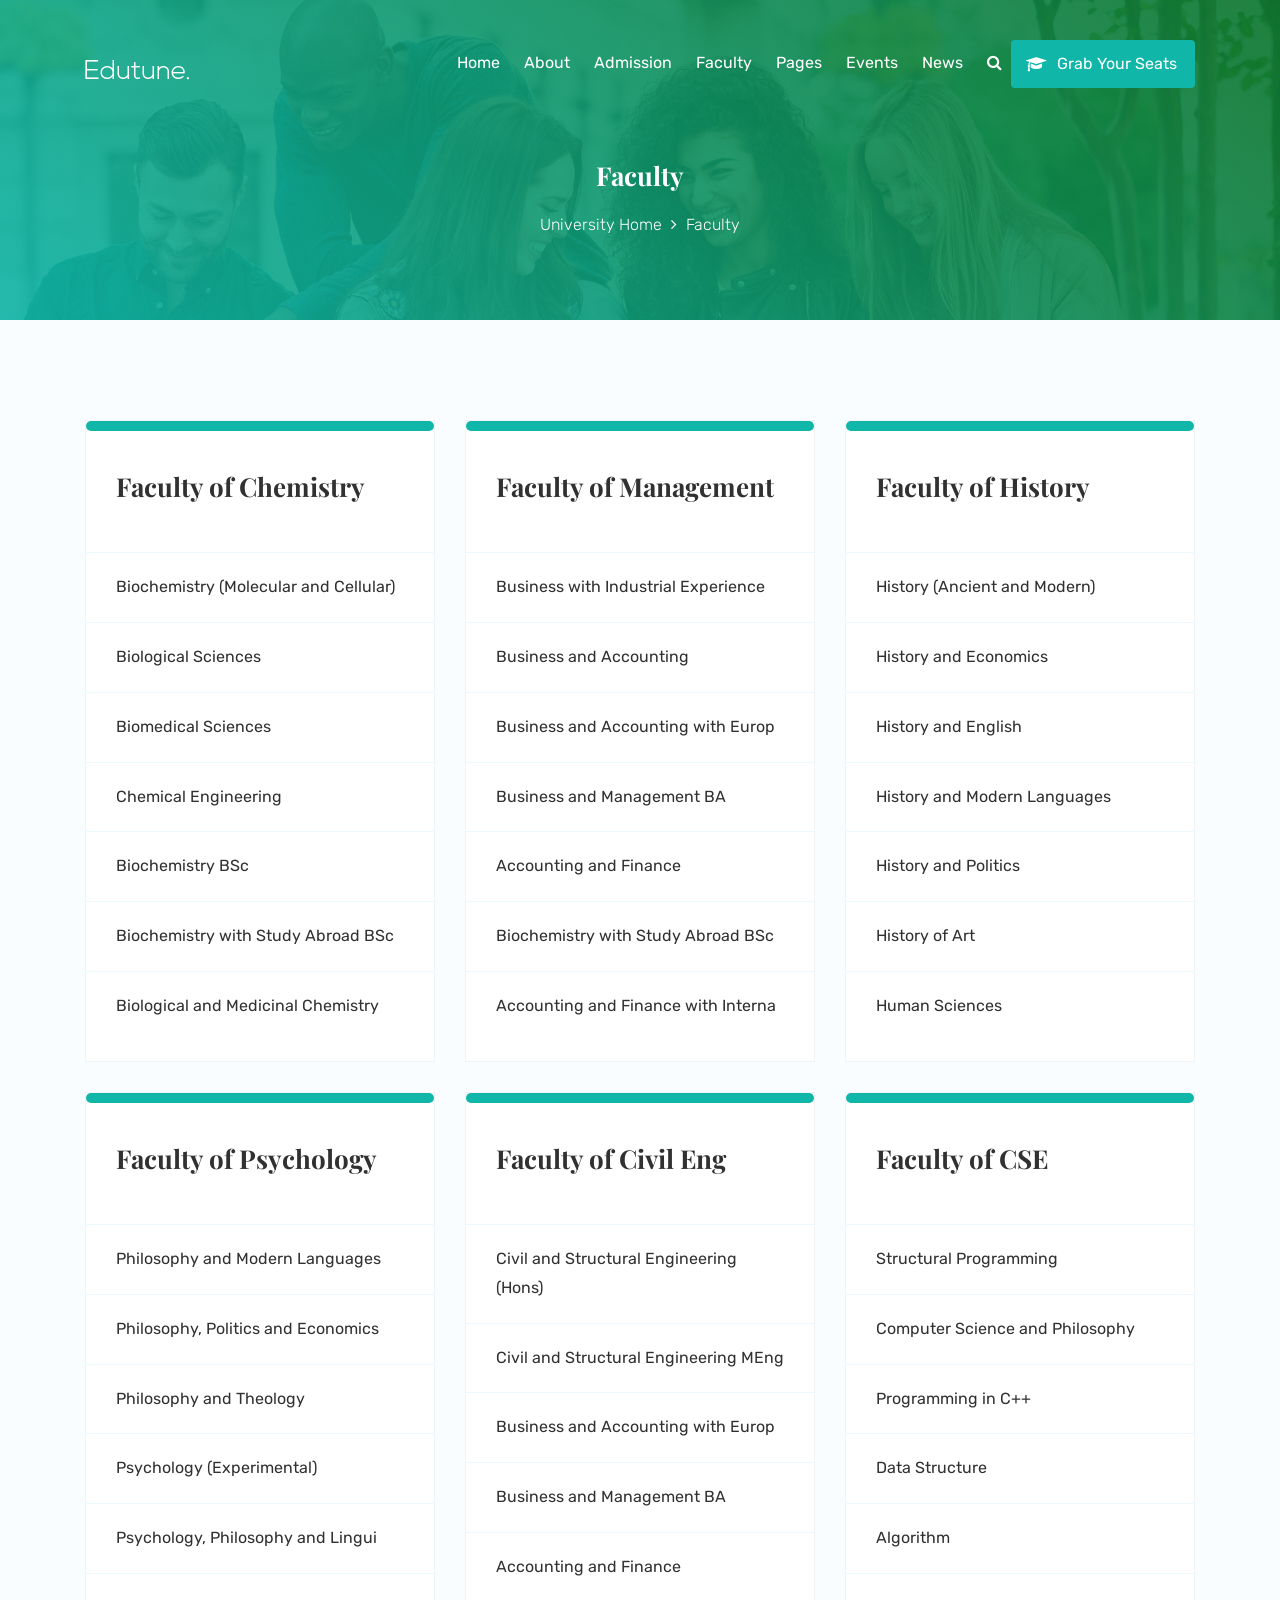
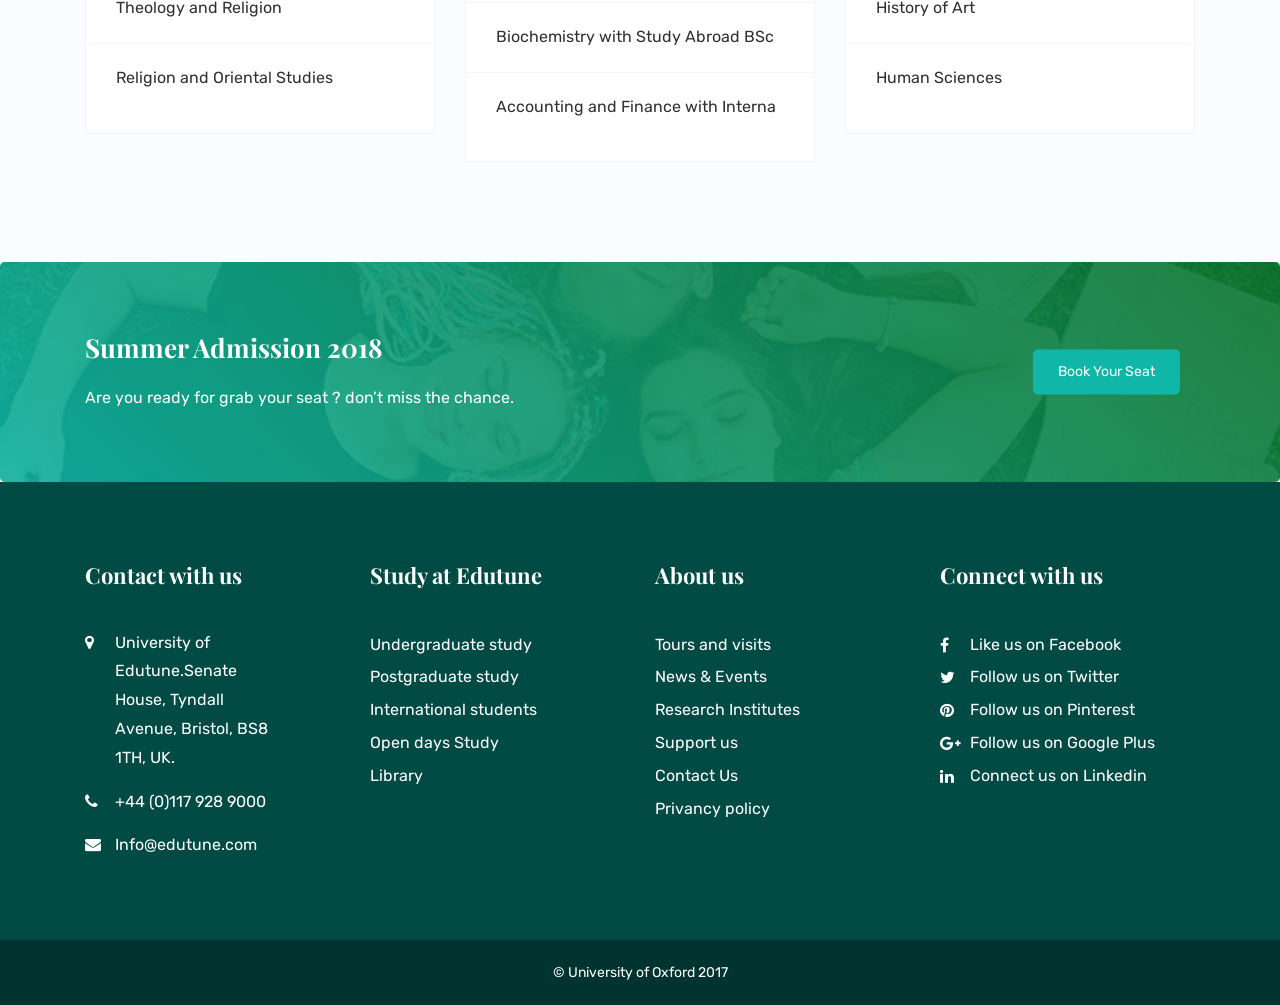
<file: faculty.html>
<!doctype html>
<html class="no-js" lang="">
    <head>
        <meta charset="utf-8">
        <meta http-equiv="x-ua-compatible" content="ie=edge">
        <title>Edutune</title>
        <meta name="description" content="">
        <meta name="viewport" content="width=device-width, initial-scale=1">

        <link rel="apple-touch-icon" href="apple-touch-icon.png">
        <!-- Place favicon.ico in the root directory -->

        <link rel="stylesheet" href="asset/css/bootstrap.min.css">
        <link rel="stylesheet" href="asset/css/font-awesome.min.css">
        <link rel="stylesheet" href="asset/css/owl.carousel.min.css">
        <link rel="stylesheet" href="asset/css/magnific-popup.css">
        <link rel="stylesheet" href="asset/css/animate.min.css">
        <link rel="stylesheet" href="style.css">
        <link rel="stylesheet" href="asset/css/responsive.css">
        <script src="asset/js/jquery-1.12.4.min.js"></script>
    </head>
    <body>
        <!--[if lt IE 8]>
            <p class="browserupgrade">You are using an <strong>outdated</strong> browser. Please <a href="http://browsehappy.com/">upgrade your browser</a> to improve your experience.</p>
        <![endif]-->

        <!-- Add your site or application content here -->
        <!-- Header Area Start -->
        <div class="header-area">
            <div class="container">
                <div class="row">
                    <div class="col-lg-3">
                        <div class="logo">
                            <h1><img src="asset/img/logo.png" alt=""></h1>
                        </div>
                    </div>
                    <div class="col-lg-9 text-right">
                        <div class="mainmenu">
                            <ul>
                                <li><a href="index.html">Home</a></li>
                                <li><a href="about.html">About</a></li>
                                <li><a href="admission.html">Admission</a>
                                    <ul>
                                        <li><a href="single-admission.html">Single Admission</a></li>
                                    </ul>
                                </li>
                                <li><a href="">Faculty</a></li>
                                <li><a href="">Pages</a></li>
                                <li><a href="events.html">Events</a>
                                    <ul>
                                        <li><a href="single-events.html">Event-1</a></li>
                                    </ul>
                                </li>
                                <li><a href="">News</a></li>
                                <li><a href=""><i class="fa fa-search"></i></a></li>
                                <li class="btn fa-graduation-cap"><a href="">Grab Your Seats</a></li>
                            </ul>
                        </div>
                    </div>
                </div>
            </div>
        </div>
        <!-- Header Area End -->

        <!-- Hero Area Start -->
        <div class="hero-area breadcrumb-area">
            <div class="container">
                <div class="row justify-content-center">
                    <div class="col-lg-8 text-center">
                        <h2>Faculty</h2>
                        <a href="index.html">University Home</a> <i class="fa fa-angle-right"></i> Faculty
                    </div>
                </div>
            </div>
        </div>
        <!-- Hero Area End -->

        <!-- Faculty Page Start -->
        <div class="section-padding">
            <div class="container">
                <div class="row">
                    <div class="col-lg-4">
                        <div class="bordered-box faculty">
                            <h3>Faculty of Chemistry</h3>
                            <ul>
                                <li><a href="">Biochemistry (Molecular and Cellular)</a></li>
                                <li><a href="">Biological Sciences</a></li>
                                <li><a href="">Biomedical Sciences</a></li>
                                <li><a href="">Chemical Engineering</a></li>
                                <li><a href="">Biochemistry BSc</a></li>
                                <li><a href="">Biochemistry with Study Abroad BSc</a></li>
                                <li><a href="">Biological and Medicinal Chemistry</a></li>
                            </ul>
                        </div> <!-- /bordered-box -->
                    </div>
                    <div class="col-lg-4">
                        <div class="bordered-box faculty">
                            <h3>Faculty of Management</h3>
                            <ul>
                                <li><a href="">Business with Industrial Experience</a></li>
                                <li><a href="">Business and Accounting</a></li>
                                <li><a href="">Business and Accounting with Europ</a></li>
                                <li><a href="">Business and Management BA</a></li>
                                <li><a href="">Accounting and Finance</a></li>
                                <li><a href="">Biochemistry with Study Abroad BSc</a></li>
                                <li><a href="">Accounting and Finance with Interna</a></li>
                            </ul>
                        </div> <!-- /bordered-box -->
                    </div>
                    <div class="col-lg-4">
                        <div class="bordered-box faculty">
                            <h3>Faculty of History</h3>
                            <ul>
                                <li><a href="">History (Ancient and Modern)</a></li>
                                <li><a href="">History and Economics</a></li>
                                <li><a href="">History and English</a></li>
                                <li><a href="">History and Modern Languages</a></li>
                                <li><a href="">History and Politics</a></li>
                                <li><a href="">History of Art</a></li>
                                <li><a href="">Human Sciences</a></li>
                            </ul>
                        </div> <!-- /bordered-box -->
                    </div>
                    <div class="col-lg-4">
                        <div class="bordered-box faculty">
                            <h3>Faculty of Psychology</h3>
                            <ul>
                                <li><a href="">Philosophy and Modern Languages</a></li>
                                <li><a href="">Philosophy, Politics and Economics</a></li>
                                <li><a href="">Philosophy and Theology</a></li>
                                <li><a href="">Psychology (Experimental)</a></li>
                                <li><a href="">Psychology, Philosophy and Lingui</a></li>
                                <li><a href="">Theology and Religion</a></li>
                                <li><a href="">Religion and Oriental Studies</a></li>
                            </ul>
                        </div> <!-- /bordered-box -->
                    </div>
                    <div class="col-lg-4">
                        <div class="bordered-box faculty">
                            <h3>Faculty of Civil Eng</h3>
                            <ul>
                                <li><a href="">Civil and Structural Engineering  (Hons)</a></li>
                                <li><a href="">Civil and Structural Engineering MEng</a></li>
                                <li><a href="">Business and Accounting with Europ</a></li>
                                <li><a href="">Business and Management BA</a></li>
                                <li><a href="">Accounting and Finance</a></li>
                                <li><a href="">Biochemistry with Study Abroad BSc</a></li>
                                <li><a href="">Accounting and Finance with Interna</a></li>
                            </ul>
                        </div> <!-- /bordered-box -->
                    </div>
                    <div class="col-lg-4">
                        <div class="bordered-box faculty">
                            <h3>Faculty of CSE</h3>
                            <ul>
                                <li><a href="">Structural Programming</a></li>
                                <li><a href="">Computer Science and Philosophy</a></li>
                                <li><a href="">Programming in C++</a></li>
                                <li><a href="">Data Structure</a></li>
                                <li><a href="">Algorithm</a></li>
                                <li><a href="">History of Art</a></li>
                                <li><a href="">Human Sciences</a></li>
                            </ul>
                        </div> <!-- /bordered-box -->
                    </div>
                </div>
            </div>
        </div>
        <!-- Faculty Page End -->

        <!-- CTA Area Start -->
        <div class="cta-area">
            <div class="container">
                <div class="row">
                    <div class="col">
                        <h3>Summer Admission 2018</h3>
                        <p>Are you ready for grab your seat ? don’t miss the chance.</p>
                        <a href="" class="edutune-btn">Book Your Seat</a>
                    </div>
                </div>
            </div>
        </div>

        <footer class="site-footer">
            <div class="footer-top-area">
                <div class="container">
                    <div class="row">
                        <div class="col-lg-3">
                            <div class="footer-widget">
                                <h3 class="widget-title">Contact with us</h3>
                                <p class="contact-info"><i class="fa fa-map-marker"></i> University of Edutune.Senate House, Tyndall Avenue, Bristol, BS8 1TH, UK. </p>
                                <p class="contact-info"><i class="fa fa-phone"></i> +44 (0)117 928 9000</p>
                                <p class="contact-info"><i class="fa fa-envelope"></i> Info@edutune.com</p>
                            </div>
                        </div>
                        <div class="col-lg-3">
                            <div class="footer-widget">
                                <h3 class="widget-title">Study at Edutune</h3>
                                <ul>
                                    <li><a href="">Undergraduate study</a></li>
                                    <li><a href="">Postgraduate study</a></li>
                                    <li><a href="">International students</a></li>
                                    <li><a href="">Open days Study</a></li>
                                    <li><a href="">Library</a></li>
                                </ul>
                            </div>
                        </div>
                        <div class="col-lg-3">
                            <div class="footer-widget">
                                <h3 class="widget-title">About us</h3>
                                <ul>
                                    <li><a href="">Tours and visits</a></li>
                                    <li><a href="">News &amp; Events</a></li>
                                    <li><a href="">Research Institutes</a></li>
                                    <li><a href="">Support us</a></li>
                                    <li><a href="">Contact Us</a></li>
                                    <li><a href="">Privancy policy</a></li>
                                </ul>
                            </div>
                        </div>
                        <div class="col-lg-3">
                            <div class="footer-widget">
                                <h3 class="widget-title">Connect with us</h3>
                                <ul class="footer-social-link">
                                    <li><a href=""><i class="fa fa-facebook"></i> Like us on Facebook</a></li>
                                    <li><a href=""><i class="fa fa-twitter"></i> Follow us on Twitter</a></li>
                                    <li><a href=""><i class="fa fa-pinterest"></i> Follow us on Pinterest</a></li>
                                    <li><a href=""><i class="fa fa-google-plus"></i> Follow us on Google Plus</a></li>
                                    <li><a href=""><i class="fa fa-linkedin"></i> Connect us on Linkedin</a></li>
                                </ul>
                            </div>
                        </div>
                    </div>
                </div>
            </div>
            <div class="footer-bottom-area">
                <div class="copyright-text">
                    <div class="container">
                        <div class="row">
                            <div class="col-lg-12 text-center">
                                <p>&copy; University of Oxford 2017</p>
                            </div>
                        </div>
                    </div>
                </div>
            </div>
        </footer>
        


        <script src="asset/js/popper.min.js"></script>
        <script src="asset/js/bootstrap.min.js"></script>
        <script src="asset/js/owl.carousel.min.js"></script>
        <script src="asset/js/jquery.magnific-popup.min.js"></script>
        <script src="asset/js/jquery.counterup.min.js"></script>
        <script src="asset/js/waypoints.min.js"></script>
        <script src="asset/js/plugins.js"></script>
        <script src="asset/js/main.js"></script>
    </body>
</html>
</file>
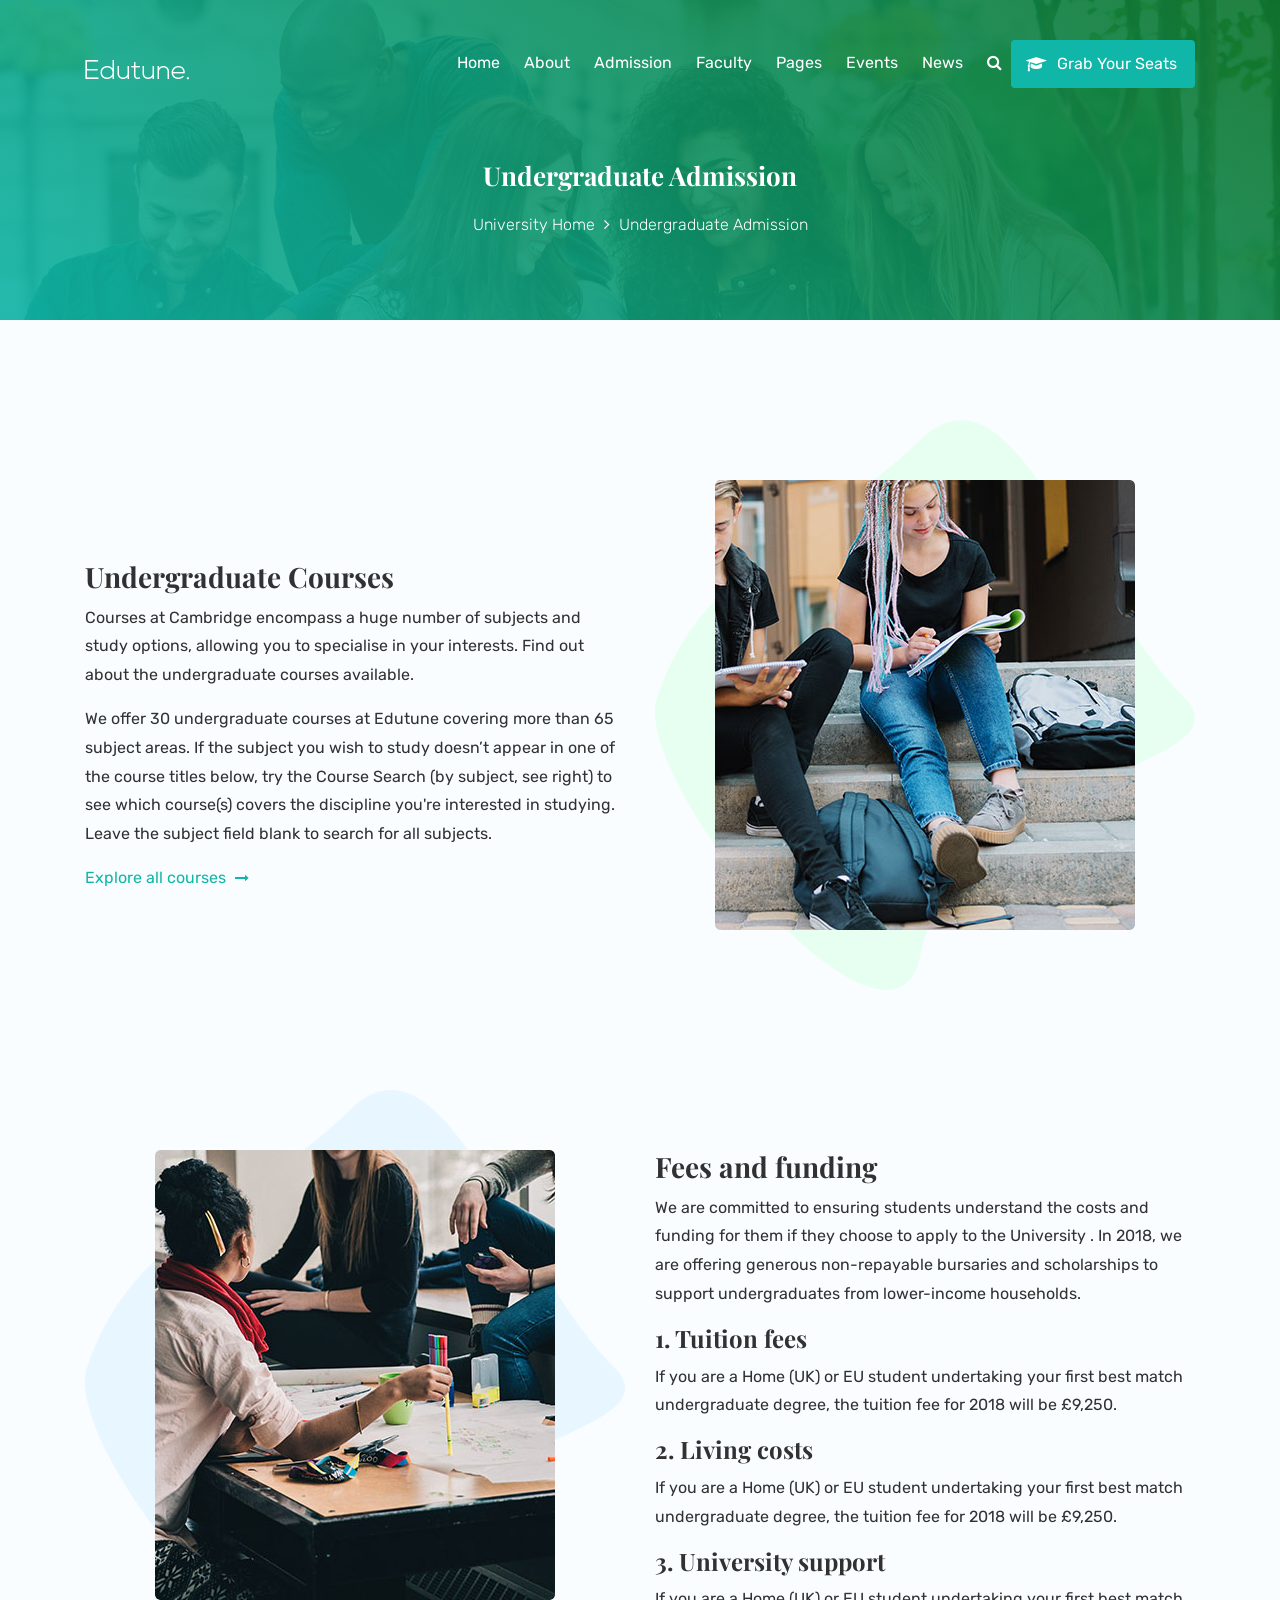
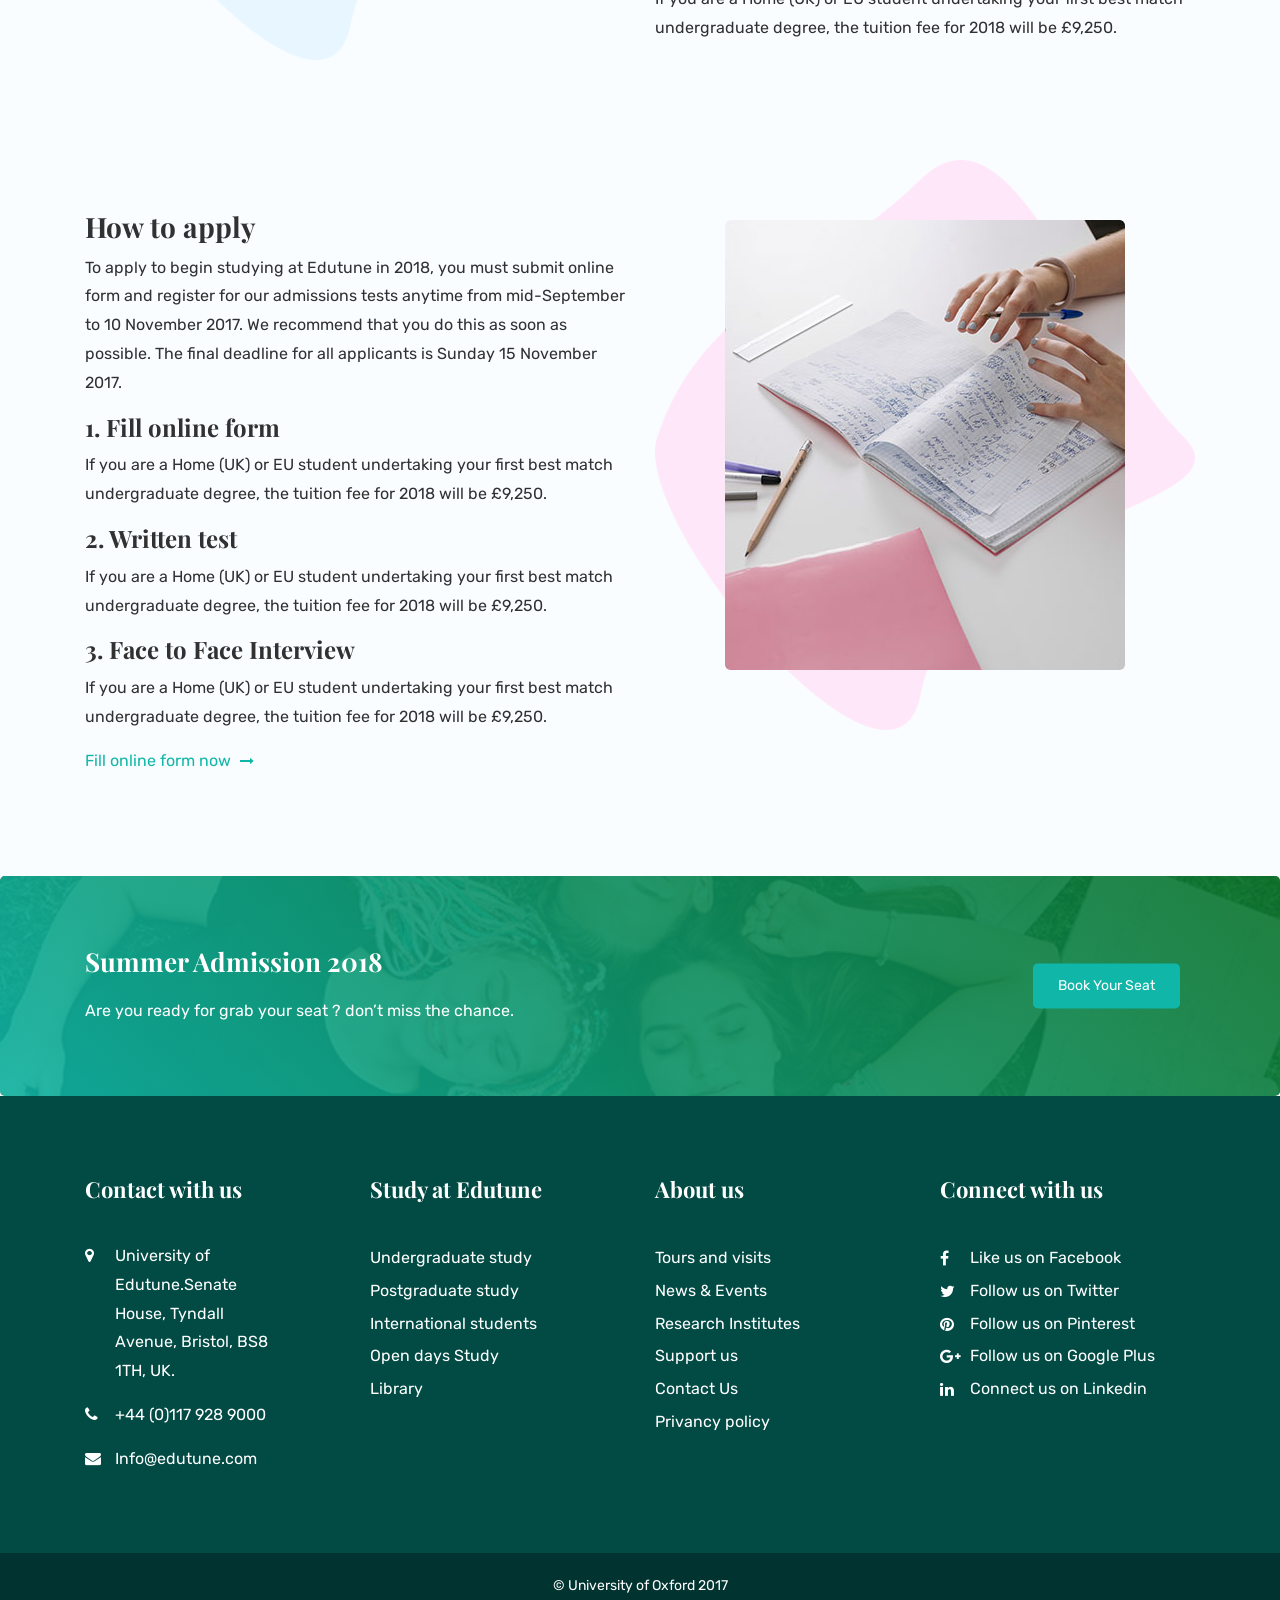
<file: single-admission.html>
<!doctype html>
<html class="no-js" lang="">
    <head>
        <meta charset="utf-8">
        <meta http-equiv="x-ua-compatible" content="ie=edge">
        <title>Edutune</title>
        <meta name="description" content="">
        <meta name="viewport" content="width=device-width, initial-scale=1">

        <link rel="apple-touch-icon" href="apple-touch-icon.png">
        <!-- Place favicon.ico in the root directory -->

        <link rel="stylesheet" href="asset/css/bootstrap.min.css">
        <link rel="stylesheet" href="asset/css/font-awesome.min.css">
        <link rel="stylesheet" href="asset/css/owl.carousel.min.css">
        <link rel="stylesheet" href="asset/css/magnific-popup.css">
        <link rel="stylesheet" href="asset/css/animate.min.css">
        <link rel="stylesheet" href="style.css">
        <link rel="stylesheet" href="asset/css/responsive.css">
        <script src="asset/js/jquery-1.12.4.min.js"></script>
    </head>
    <body>
        <!--[if lt IE 8]>
            <p class="browserupgrade">You are using an <strong>outdated</strong> browser. Please <a href="http://browsehappy.com/">upgrade your browser</a> to improve your experience.</p>
        <![endif]-->

        <!-- Add your site or application content here -->
        <!-- Header Area Start -->
        <div class="header-area">
            <div class="container">
                <div class="row">
                    <div class="col-lg-3">
                        <div class="logo">
                            <h1><img src="asset/img/logo.png" alt=""></h1>
                        </div>
                    </div>
                    <div class="col-lg-9 text-right">
                        <div class="mainmenu">
                            <ul>
                                <li><a href="index.html">Home</a></li>
                                <li><a href="about.html">About</a></li>
                                <li><a href="admission.html">Admission</a>
                                    <ul>
                                        <li><a href="single-admission.html">Single Admission</a></li>
                                    </ul>
                                </li>
                                <li><a href="faculty.html">Faculty</a></li>
                                <li><a href="">Pages</a></li>
                                <li><a href="events.html">Events</a>
                                    <ul>
                                        <li><a href="single-events.html">Event-1</a></li>
                                    </ul>
                                </li>
                                <li><a href="">News</a></li>
                                <li><a href=""><i class="fa fa-search"></i></a></li>
                                <li class="btn fa-graduation-cap"><a href="">Grab Your Seats</a></li>
                            </ul>
                        </div>
                    </div>
                </div>
            </div>
        </div>
        <!-- Header Area End -->

        <!-- Hero Area Start -->
        <div class="hero-area breadcrumb-area">
            <div class="container">
                <div class="row justify-content-center">
                    <div class="col-lg-8 text-center">
                        <h2>Undergraduate Admission</h2>
                        <a href="index.html">University Home</a> <i class="fa fa-angle-right"></i> Undergraduate Admission
                    </div>
                </div>
            </div>
        </div>
        <!-- Hero Area End -->

        <!-- Single Admission Page Start -->
        <div class="section-padding">
            <div class="container">
                <div class="row">
                    <div class="col-lg-6">
                        <div class="margin-top-140">
                            <h3>Undergraduate Courses</h3>
                            <p>Courses at Cambridge encompass a huge number of subjects and
                            study options, allowing you to specialise in your interests. Find out 
                            about the undergraduate courses available.</p>
                            <p>We offer 30 undergraduate courses at Edutune covering more than 65 subject areas. If the subject you wish to study doesn’t appear in one of the course titles below, try the Course Search (by subject, see right) to see which course(s) covers the discipline you're interested in studying. Leave the subject field blank to search for all subjects.</p>
                            <a href="" class="inline-btn">Explore all courses <i class="fa fa-long-arrow-right"></i></a>
                        </div>
                    </div>
                    <div class="col-lg-6 text-center">
                        <div class="shape-image">
                            <img src="asset/img/single-admission-bg-1.jpg" alt="">
                        </div>
                    </div>
                </div>
            </div>
        </div>
        <div class="section-padding padding-top-0">
            <div class="container">
                <div class="row">
                    <div class="col-lg-6 text-center">
                        <div class="shape-image theme-2">
                            <img src="asset/img/single-admission-bg-2.jpg" alt="">
                        </div>
                    </div>
                    <div class="col-lg-6">
                        <div class="margin-top-70">
                            <h3>Fees and funding</h3>
                            <p>We are committed to ensuring students understand the costs and funding for them if they choose to apply to the University . In 2018, we are offering generous non-repayable bursaries and scholarships to support undergraduates from lower-income households.</p>
                            <h4>1. Tuition fees</h4>
                            <p>If you are a Home (UK) or EU student undertaking your first best match
                            undergraduate degree, the tuition fee for 2018 will be £9,250.</p>
                            <h4>2. Living costs</h4>
                            <p>If you are a Home (UK) or EU student undertaking your first best match
                            undergraduate degree, the tuition fee for 2018 will be £9,250.</p>
                            <h4>3. University support</h4>
                            <p>If you are a Home (UK) or EU student undertaking your first best match
                            undergraduate degree, the tuition fee for 2018 will be £9,250.</p>
                        </div>
                    </div>
                </div>
            </div>
        </div>
        <div class="section-padding padding-top-0">
            <div class="container">
                <div class="row">
                    <div class="col-lg-6">
                        <div class="margin-top-50">
                            <h3>How to apply</h3>
                            <p>To apply to begin studying at Edutune in 2018, you must submit online form and register for our admissions tests anytime from mid-September to 10 November 2017. We recommend that you do this as soon as possible. The final deadline for all applicants is Sunday 15 November 2017.</p>
                            <h4>1. Fill online form</h4>
                            <p>If you are a Home (UK) or EU student undertaking your first best match
                            undergraduate degree, the tuition fee for 2018 will be £9,250.</p>
                            <h4>2. Written test</h4>
                            <p>If you are a Home (UK) or EU student undertaking your first best match undergraduate degree, the tuition fee for 2018 will be £9,250.</p>
                            <h4>3. Face to Face Interview</h4>
                            <p>If you are a Home (UK) or EU student undertaking your first best match undergraduate degree, the tuition fee for 2018 will be £9,250.</p>
                            <a href="" class="inline-btn">Fill online form now <i class="fa fa-long-arrow-right"></i></a>
                        </div>
                    </div>
                    <div class="col-lg-6 text-center">
                        <div class="shape-image theme-3">
                            <img src="asset/img/single-admission-bg-3.jpg" alt="">
                        </div>
                    </div>
                </div>
            </div>
        </div>
        <!-- Single Admission Page End -->

        <!-- CTA Area Start -->
        <div class="cta-area">
            <div class="container">
                <div class="row">
                    <div class="col">
                        <h3>Summer Admission 2018</h3>
                        <p>Are you ready for grab your seat ? don’t miss the chance.</p>
                        <a href="" class="edutune-btn">Book Your Seat</a>
                    </div>
                </div>
            </div>
        </div>

        <footer class="site-footer">
            <div class="footer-top-area">
                <div class="container">
                    <div class="row">
                        <div class="col-lg-3">
                            <div class="footer-widget">
                                <h3 class="widget-title">Contact with us</h3>
                                <p class="contact-info"><i class="fa fa-map-marker"></i> University of Edutune.Senate House, Tyndall Avenue, Bristol, BS8 1TH, UK. </p>
                                <p class="contact-info"><i class="fa fa-phone"></i> +44 (0)117 928 9000</p>
                                <p class="contact-info"><i class="fa fa-envelope"></i> Info@edutune.com</p>
                            </div>
                        </div>
                        <div class="col-lg-3">
                            <div class="footer-widget">
                                <h3 class="widget-title">Study at Edutune</h3>
                                <ul>
                                    <li><a href="">Undergraduate study</a></li>
                                    <li><a href="">Postgraduate study</a></li>
                                    <li><a href="">International students</a></li>
                                    <li><a href="">Open days Study</a></li>
                                    <li><a href="">Library</a></li>
                                </ul>
                            </div>
                        </div>
                        <div class="col-lg-3">
                            <div class="footer-widget">
                                <h3 class="widget-title">About us</h3>
                                <ul>
                                    <li><a href="">Tours and visits</a></li>
                                    <li><a href="">News &amp; Events</a></li>
                                    <li><a href="">Research Institutes</a></li>
                                    <li><a href="">Support us</a></li>
                                    <li><a href="">Contact Us</a></li>
                                    <li><a href="">Privancy policy</a></li>
                                </ul>
                            </div>
                        </div>
                        <div class="col-lg-3">
                            <div class="footer-widget">
                                <h3 class="widget-title">Connect with us</h3>
                                <ul class="footer-social-link">
                                    <li><a href=""><i class="fa fa-facebook"></i> Like us on Facebook</a></li>
                                    <li><a href=""><i class="fa fa-twitter"></i> Follow us on Twitter</a></li>
                                    <li><a href=""><i class="fa fa-pinterest"></i> Follow us on Pinterest</a></li>
                                    <li><a href=""><i class="fa fa-google-plus"></i> Follow us on Google Plus</a></li>
                                    <li><a href=""><i class="fa fa-linkedin"></i> Connect us on Linkedin</a></li>
                                </ul>
                            </div>
                        </div>
                    </div>
                </div>
            </div>
            <div class="footer-bottom-area">
                <div class="copyright-text">
                    <div class="container">
                        <div class="row">
                            <div class="col-lg-12 text-center">
                                <p>&copy; University of Oxford 2017</p>
                            </div>
                        </div>
                    </div>
                </div>
            </div>
        </footer>
        


        <script src="asset/js/popper.min.js"></script>
        <script src="asset/js/bootstrap.min.js"></script>
        <script src="asset/js/owl.carousel.min.js"></script>
        <script src="asset/js/jquery.magnific-popup.min.js"></script>
        <script src="asset/js/jquery.counterup.min.js"></script>
        <script src="asset/js/waypoints.min.js"></script>
        <script src="asset/js/plugins.js"></script>
        <script src="asset/js/main.js"></script>
    </body>
</html>
</file>
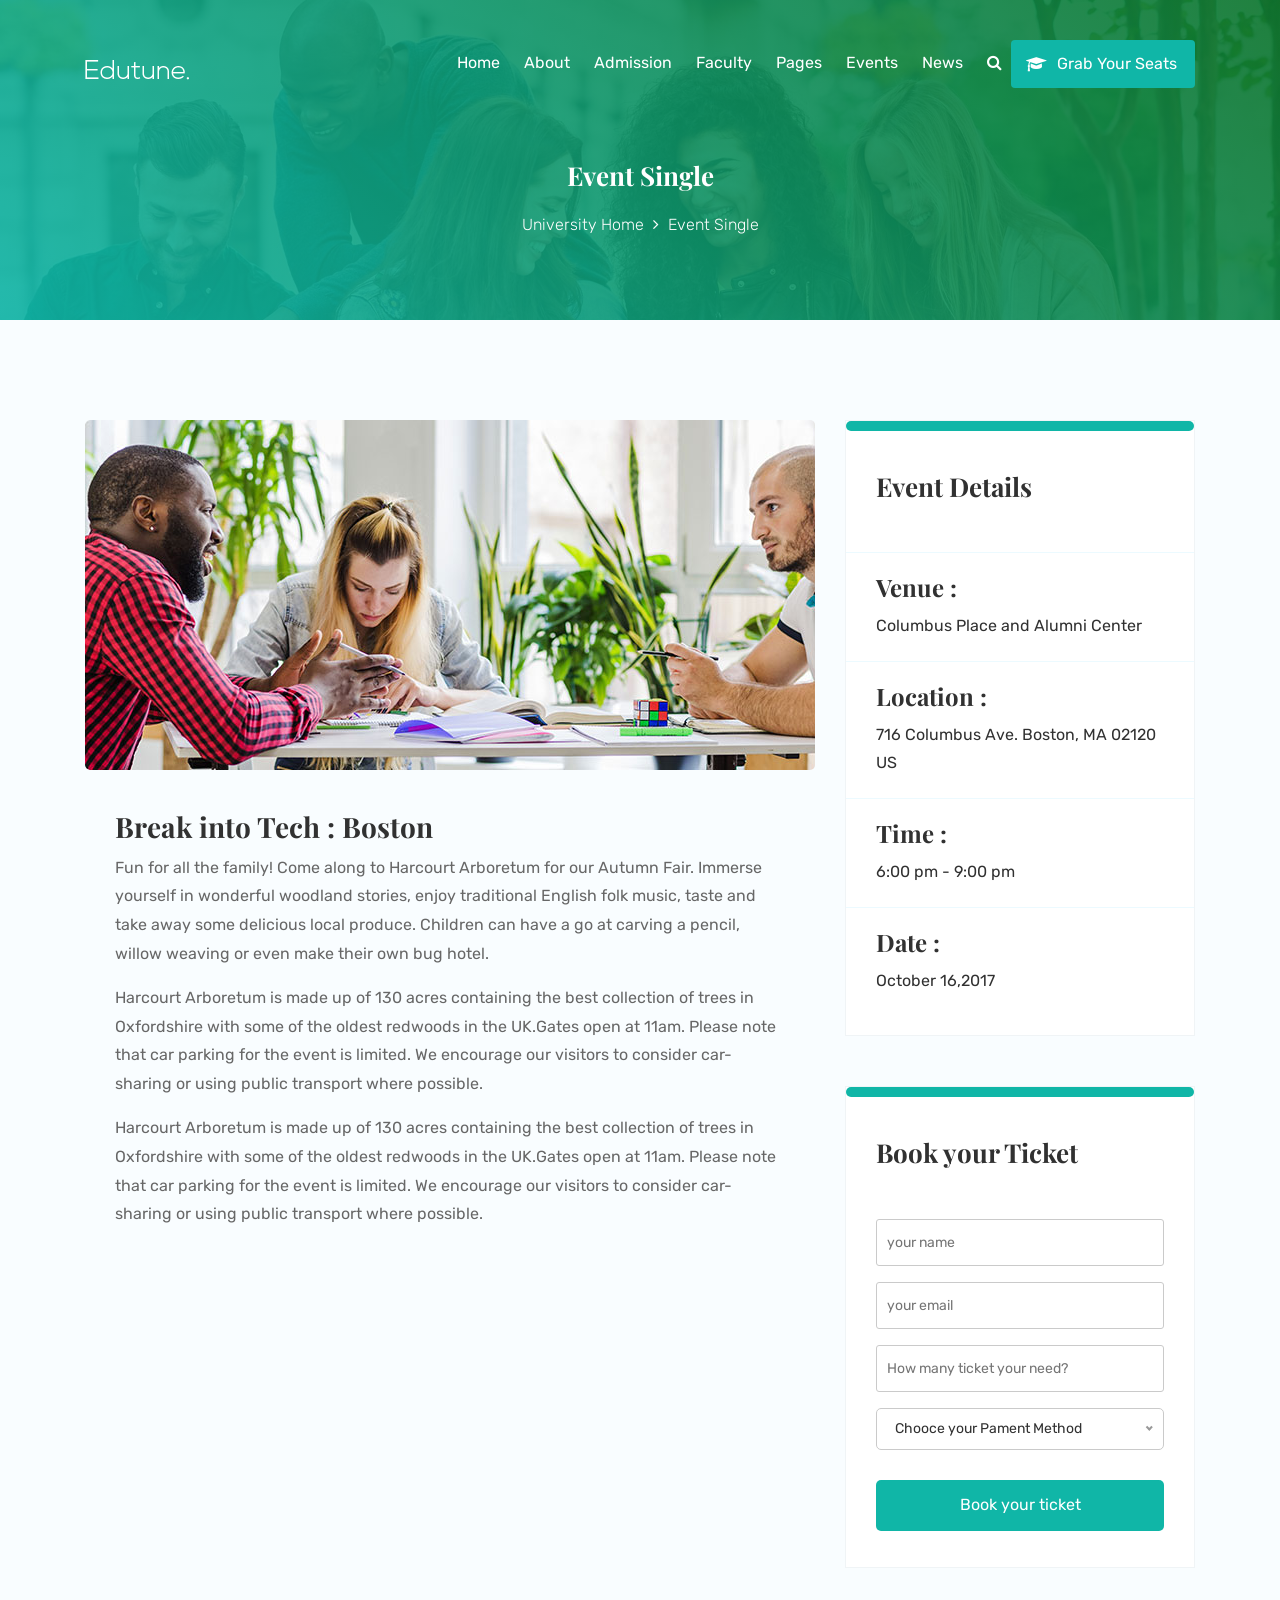
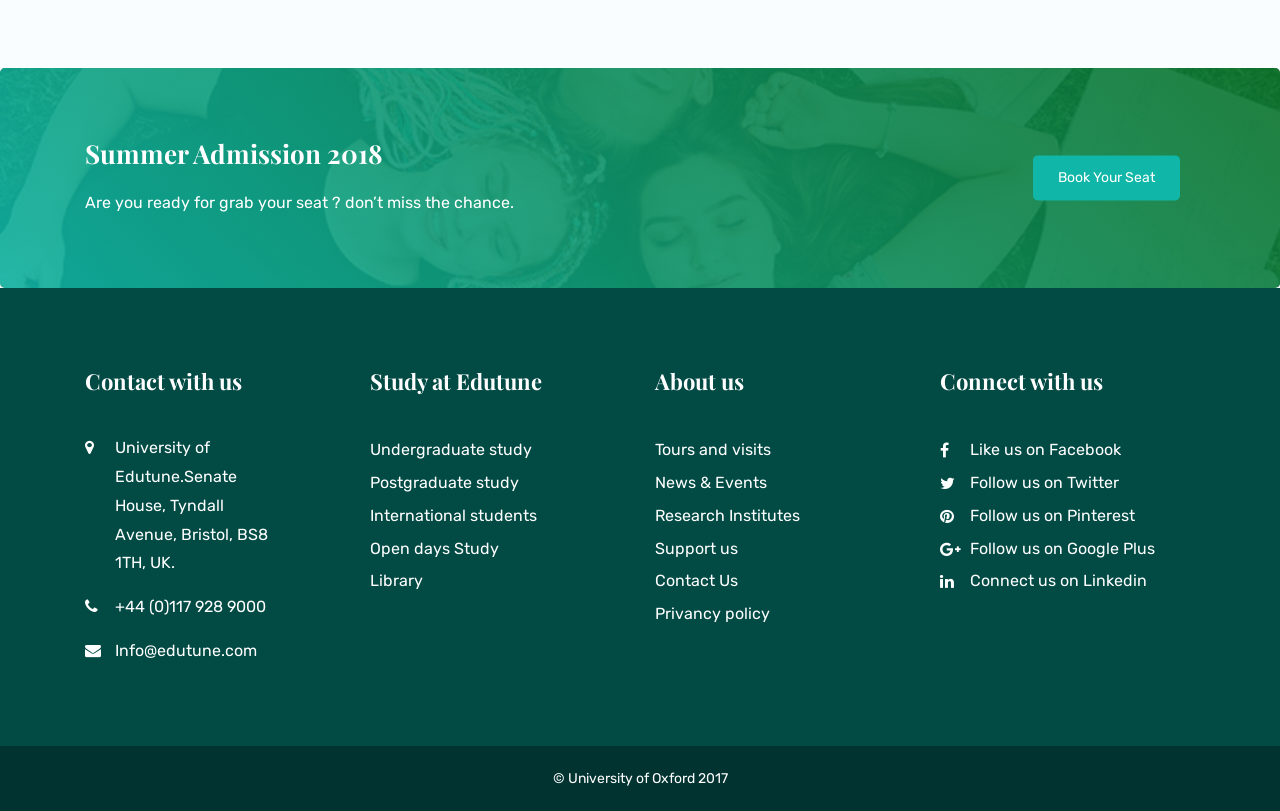
<file: single-events.html>
<!doctype html>
<html class="no-js" lang="">
    <head>
        <meta charset="utf-8">
        <meta http-equiv="x-ua-compatible" content="ie=edge">
        <title>Edutune</title>
        <meta name="description" content="">
        <meta name="viewport" content="width=device-width, initial-scale=1">

        <link rel="apple-touch-icon" href="apple-touch-icon.png">
        <!-- Place favicon.ico in the root directory -->

        <link rel="stylesheet" href="asset/css/bootstrap.min.css">
        <link rel="stylesheet" href="asset/css/font-awesome.min.css">
        <link rel="stylesheet" href="asset/css/owl.carousel.min.css">
        <link rel="stylesheet" href="asset/css/magnific-popup.css">
        <link rel="stylesheet" href="asset/css/animate.min.css">
        <link rel="stylesheet" href="asset/css/nice-select.css">
        <link rel="stylesheet" href="style.css">
        <link rel="stylesheet" href="asset/css/responsive.css">
        <script src="asset/js/jquery-1.12.4.min.js"></script>
    </head>
    <body>
        <!--[if lt IE 8]>
            <p class="browserupgrade">You are using an <strong>outdated</strong> browser. Please <a href="http://browsehappy.com/">upgrade your browser</a> to improve your experience.</p>
        <![endif]-->

        <!-- Add your site or application content here -->
        <!-- Header Area Start -->
        <div class="header-area">
            <div class="container">
                <div class="row">
                    <div class="col-lg-3">
                        <div class="logo">
                            <h1><img src="asset/img/logo.png" alt=""></h1>
                        </div>
                    </div>
                    <div class="col-lg-9 text-right">
                        <div class="mainmenu">
                            <ul>
                                <li><a href="index.html">Home</a></li>
                                <li><a href="about.html">About</a></li>
                                <li><a href="admission.html">Admission</a>
                                    <ul>
                                        <li><a href="single-admission.html">Single Admission</a></li>
                                    </ul>
                                </li>
                                <li><a href="faculty.html">Faculty</a></li>
                                <li><a href="">Pages</a></li>
                                <li><a href="events.html">Events</a>
                                    <ul>
                                        <li><a href="single-events.html">Event-1</a></li>
                                    </ul>
                                </li>
                                <li><a href="">News</a></li>
                                <li><a href=""><i class="fa fa-search"></i></a></li>
                                <li class="btn fa-graduation-cap"><a href="">Grab Your Seats</a></li>
                            </ul>
                        </div>
                    </div>
                </div>
            </div>
        </div>
        <!-- Header Area End -->

        <!-- Hero Area Start -->
        <div class="hero-area breadcrumb-area">
            <div class="container">
                <div class="row justify-content-center">
                    <div class="col-lg-8 text-center">
                        <h2>Event Single</h2>
                        <a href="index.html">University Home</a> <i class="fa fa-angle-right"></i> Event Single
                    </div>
                </div>
            </div>
        </div>
        <!-- Hero Area End -->

        <!-- Single Events Page Start -->
        <div class="section-padding">
            <div class="container">
                <div class="row">
                    <div class="col-lg-8">
                        <div class="event-featured-img"></div>
                        <div class="event-boxed-discription">
                            <h3>Break into Tech : Boston</h3>
                            <p>Fun for all the family! Come along to Harcourt Arboretum for our Autumn Fair. Immerse yourself in wonderful woodland stories, enjoy traditional English folk music, taste and take away some delicious local produce. Children can have a go at carving a pencil, willow weaving or even make their own bug hotel.</p>

                            <p>Harcourt Arboretum is made up of 130 acres containing the best collection of trees in Oxfordshire with some of the oldest redwoods in the UK.Gates open at 11am. Please note that car parking for the event is limited. We encourage our visitors to consider car-sharing or using public transport where possible.</p>

                            <p>Harcourt Arboretum is made up of 130 acres containing the best collection of trees in Oxfordshire with some of the oldest redwoods in the UK.Gates open at 11am. Please note that car parking for the event is limited. We encourage our visitors to consider car-sharing or using public transport where possible.</p>
                        </div>
                    </div>
                    <div class="col-lg-4">
                        <div class="bordered-box">
                            <h3>Event Details</h3>
                            <ul>
                                <li>
                                    <h4>Venue :</h4>
                                    Columbus Place and Alumni Center
                                </li>
                                <li>
                                    <h4>Location :</h4>
                                    716 Columbus Ave. Boston, MA 02120 US
                                </li>
                                <li>
                                    <h4>Time :</h4>
                                    6:00 pm - 9:00 pm
                                </li>
                                <li>
                                    <h4>Date :</h4>
                                    October 16,2017
                                </li>
                            </ul>
                        </div>
                        <div class="bordered-box margin-top-50">
                            <h3>Book your Ticket</h3>
                            <div class="events-form-subscribe">
                                <form action="http://formspree.com/jb.jibon007@gmail.com">
                                    <div class="form-group full-width">
                                        <input type="text" placeholder="your name">
                                    </div>
                                    <div class="form-group full-width">
                                        <input type="email" placeholder="your email">
                                    </div>
                                    <div class="form-group full-width">
                                        <input type="text" placeholder="How many ticket your need?">
                                    </div>
                                    <div class="form-group full-width">
                                        <select name="payment-method" id="payment-method">
                                            <option value="1">Chooce your Pament Method</option>
                                            <option value="2">Paypal</option>
                                            <option value="3">Creditcard</option>
                                            <option value="4">Offline Payment</option>
                                        </select>
                                    </div>
                                    <div class="form-group full-width">
                                        <button type="submit">Book your ticket</button>
                                    </div>
                                </form>
                            </div>
                        </div>
                    </div>
                </div>
            </div>
        </div>
        <!-- Single Events Page End -->

        <!-- CTA Area Start -->
        <div class="cta-area">
            <div class="container">
                <div class="row">
                    <div class="col">
                        <h3>Summer Admission 2018</h3>
                        <p>Are you ready for grab your seat ? don’t miss the chance.</p>
                        <a href="" class="edutune-btn">Book Your Seat</a>
                    </div>
                </div>
            </div>
        </div>

        <footer class="site-footer">
            <div class="footer-top-area">
                <div class="container">
                    <div class="row">
                        <div class="col-lg-3">
                            <div class="footer-widget">
                                <h3 class="widget-title">Contact with us</h3>
                                <p class="contact-info"><i class="fa fa-map-marker"></i> University of Edutune.Senate House, Tyndall Avenue, Bristol, BS8 1TH, UK. </p>
                                <p class="contact-info"><i class="fa fa-phone"></i> +44 (0)117 928 9000</p>
                                <p class="contact-info"><i class="fa fa-envelope"></i> Info@edutune.com</p>
                            </div>
                        </div>
                        <div class="col-lg-3">
                            <div class="footer-widget">
                                <h3 class="widget-title">Study at Edutune</h3>
                                <ul>
                                    <li><a href="">Undergraduate study</a></li>
                                    <li><a href="">Postgraduate study</a></li>
                                    <li><a href="">International students</a></li>
                                    <li><a href="">Open days Study</a></li>
                                    <li><a href="">Library</a></li>
                                </ul>
                            </div>
                        </div>
                        <div class="col-lg-3">
                            <div class="footer-widget">
                                <h3 class="widget-title">About us</h3>
                                <ul>
                                    <li><a href="">Tours and visits</a></li>
                                    <li><a href="">News &amp; Events</a></li>
                                    <li><a href="">Research Institutes</a></li>
                                    <li><a href="">Support us</a></li>
                                    <li><a href="">Contact Us</a></li>
                                    <li><a href="">Privancy policy</a></li>
                                </ul>
                            </div>
                        </div>
                        <div class="col-lg-3">
                            <div class="footer-widget">
                                <h3 class="widget-title">Connect with us</h3>
                                <ul class="footer-social-link">
                                    <li><a href=""><i class="fa fa-facebook"></i> Like us on Facebook</a></li>
                                    <li><a href=""><i class="fa fa-twitter"></i> Follow us on Twitter</a></li>
                                    <li><a href=""><i class="fa fa-pinterest"></i> Follow us on Pinterest</a></li>
                                    <li><a href=""><i class="fa fa-google-plus"></i> Follow us on Google Plus</a></li>
                                    <li><a href=""><i class="fa fa-linkedin"></i> Connect us on Linkedin</a></li>
                                </ul>
                            </div>
                        </div>
                    </div>
                </div>
            </div>
            <div class="footer-bottom-area">
                <div class="copyright-text">
                    <div class="container">
                        <div class="row">
                            <div class="col-lg-12 text-center">
                                <p>&copy; University of Oxford 2017</p>
                            </div>
                        </div>
                    </div>
                </div>
            </div>
        </footer>
        


        <script src="asset/js/popper.min.js"></script>
        <script src="asset/js/bootstrap.min.js"></script>
        <script src="asset/js/owl.carousel.min.js"></script>
        <script src="asset/js/jquery.magnific-popup.min.js"></script>
        <script src="asset/js/jquery.counterup.min.js"></script>
        <script src="asset/js/waypoints.min.js"></script>
        <script src="asset/js/plugins.js"></script>
        <script src="asset/js/jquery.nice-select.min.js"></script>
        <script src="asset/js/main.js"></script>
    </body>
</html>
</file>
<file: style.css>
/*-----------------------------------------------------------------------------------

    Template Name: Your template name 
    Template URI: http://bootexperts.com
    Description: This is html5 template
    Author: BootExperts
    Author URI: http://bootexperts.com
    Version: 1.0

-----------------------------------------------------------------------------------
    
    CSS INDEX
    ===================
  
    1. Theme Default CSS (body, link color, section etc)

-----------------------------------------------------------------------------------*/

@import url('https://fonts.googleapis.com/css?family=Playfair+Display:400,400i,700,700i,900,900i|Rubik:300,300i,400,400i,500,500i,700,700i,900,900i');00i');

/*----------------------------------------*/
/*  1.  Theme default CSS
/*----------------------------------------*/
html, body {height: 100%;}
.floatleft {float:left}
.floatright {float:right}
.alignleft {float:left;margin-right:15px;margin-bottom: 15px}
.alignright {float:right;margin-left:15px;margin-bottom: 15px}
.aligncenter {display:block;margin:0 auto 15px}
a:focus {outline:0px solid}
img {max-width:100%;height:auto}
.fix {overflow:hidden}
p {margin:0 0 15px;}
h1, h2, h3, h4, h5, h6 {
  margin: 0 0 10px;
  font-family: 'Playfair Display', serif;
  color: #313131;
  font-weight: 700;
}
a {transition: all 0.3s ease 0s;text-decoration:none;}
a:hover {
  color: #ec4445;
  text-decoration: none;
}
a:active, a:hover {
  outline: 0 none;
}
ul{
list-style: outside none none;
margin: 0;
padding: 0
}
.clear{clear:both}
body {
    font-family: 'Rubik', sans-serif;
    font-size: 16px;
    line-height: 1.8;
    color: #313131;
    background-color: #F9FDFF;
}
::-moz-selection {
    background: #b3d4fc;
    text-shadow: none;
}
::selection {
    background: #b3d4fc;
    text-shadow: none;
}
.browserupgrade {
    margin: 0.2em 0;
    background: #ccc;
    color: #000;
    padding: 0.2em 0;
}

.hero-area {background-image: url(asset/img/hero-bg.jpg)}
.cta-area {background-image: url(asset/img/cta-bg.jpg)}
.blog-bg-1 {background-image: url(asset/img/blog-1.jpg)}
.blog-bg-2 {background-image: url(asset/img/blog-2.jpg)}
.blog-bg-3 {background-image: url(asset/img/blog-3.jpg)}
.blog-bg-4 {background-image: url(asset/img/blog-4.jpg)}
.right-about-bg {background-image: url(asset/img/right-about-bg.jpg)}
.video-bg-1 {background-image: url(asset/img/about-1.jpg)}
.video-bg-2 {background-image: url(asset/img/about-2.jpg)}
.shape-image::before {background-image: url(asset/img/image-shape-bg.png)}
.shape-image.theme-2::before {background-image: url(asset/img/image-shape-bg-2.png)}
.shape-image.theme-3::before {background-image: url(asset/img/image-shape-bg-3.png)}
.event-bg-1 {background-image: url(asset/img/event-bg-1.jpg)}
.event-bg-2 {background-image: url(asset/img/event-bg-2.jpg)}
.event-bg-3 {background-image: url(asset/img/event-bg-3.jpg)}
.event-bg-4 {background-image: url(asset/img/event-bg-4.jpg)}
.event-bg-5 {background-image: url(asset/img/event-bg-5.jpg)}
.event-bg-6 {background-image: url(asset/img/event-bg-6.jpg)}
.event-bg-7 {background-image: url(asset/img/event-bg-7.jpg)}
.event-bg-8 {background-image: url(asset/img/event-bg-8.jpg)}
.event-featured-img {background-image: url(asset/img/event-featured-img.jpg)}



.mtb-60 {margin: 60px 0;}

.margin-top-100 {
  margin-top: 100px;
}
.margin-top-60 {
  margin-top: 60px;
}
.margin-top-70 {
  margin-top: 60px;
}
.margin-top-50 {
  margin-top: 50px;
}
.margin-top-140 {
  margin-top: 140px;
}
.section-padding {
  padding: 100px 0;
}
.section-padding.padding-top-0 {padding-top: 0;}


/** Header Area **/

.header-area {
  left: 0;
  padding: 40px 0;
  position: absolute;
  top: 0;
  width: 100%;
  z-index: 99;
}
.logo h1 {
  margin: 0;
}
.mainmenu ul {}
.mainmenu ul li {
  display: inline-block;
  position: relative;
}
.mainmenu ul li > a {
  color: #fff;
  display: block;
  margin-left: 10px;
  padding: 5px;
}
.mainmenu ul li.btn {
  background-color: #10b6a7;
  padding-left: 30px;
  position: relative;
}
.mainmenu ul li.btn::before {
  color: #fff;
  font-family: fontawesome;
  left: 14px;
  position: absolute;
  top: 11px;
}
.mainmenu ul li ul {
  background-color: #10b6a7;
  border-radius: 5px;
  left: -20px;
  opacity: 0;
  padding: 10px 15px;
  position: absolute;
  text-align: left;
  top: 150%;
  transition: all 0.3s ease 0s;
  visibility: hidden;
  width: 200px;
}
.mainmenu ul li ul li {
  display: block;
}
.mainmenu ul li ul li a {
  margin: 0;
  padding: 0;
}
.mainmenu ul li:hover ul {
  visibility: visible;
  opacity: 1;
  left: 0;
  top: 100%;
}


/** Hero Area **/
.hero-area {
  background-color: #10b6a7;
  background-position: center center;
  background-size: cover;
  color: #ffffff;
  font-weight: 300;
  padding-bottom: 150px;
  padding-top: 250px;
  position: relative;
  z-index: 1;
}
.hero-area::before, .cta-area::before, .video-box-btn:before {
  background: rgba(0, 0, 0, 0) linear-gradient(45deg, #10b6a7 0%, #0a742b 100%) repeat scroll 0 0;
  content: "";
  height: 100%;
  left: 0;
  opacity: 0.9;
  position: absolute;
  top: 0;
  width: 100%;
  z-index: -1;
}
.hero-area h2 {
  font-size: 50px;
  font-weight: 700;
  margin-bottom: 40px;
  color: #FFF;
}
.video-play-btn i.fa {
  background: #fff none repeat scroll 0 0;
  border-radius: 50%;
  color: #000000;
  display: block;
  font-size: 20px;
  height: 100px;
  line-height: 100px;
  margin: 0 auto 15px;
  width: 100px;
  text-align: center;
}
.video-play-btn {
  color: #fff;
  display: inline-block;
  font-size: 14px;
  margin-top: 30px;
}

/** Service Area **/

.bordered-box, .single-event-item {
  background-color: #fff;
  border: 1px solid #f0f4f6;
  padding: 20px 30px;
  position: relative;
}
.bordered-box::before, .single-event-item::before {
  background: #10b6a7 none repeat scroll 0 0;
  border-radius: 20px;
  content: "";
  height: 10px;
  left: 0;
  position: absolute;
  top: 0;
  width: 100%;
}
.bordered-box h3 {
  font-size: 26px;
  margin-bottom: 50px;
  margin-top: 30px;
}
.single-service-box {
  background-color: #f9fdff;
  color: #667677;
  margin-bottom: 30px;
  padding: 40px 15px;
  transition: all 0.3s ease 0s;
}
.service-icon {
  background: #fff none repeat scroll 0 0;
  border-radius: 50%;
  box-shadow: 4px 4px 15px #e4f8f4;
  color: #588f95;
  font-size: 30px;
  height: 90px;
  margin: 0 auto 30px;
  width: 90px;
}
.service-icon-wrap {
  vertical-align: middle;
}
.single-service-box h4 {
  font-size: 18px;
  margin-bottom: 30px;
}
.single-service-box a {
  margin-top: 15px;
}
.inline-btn {
  color: #10b6a7;
  display: inline-block;
}
.inline-btn i.fa {
  font-size: 14px;
  padding-left: 5px;
}
.col-lg-4:nth-child(2) .single-service-box,
.col-lg-6:nth-child(2) .single-service-box {background-color: #FAFAFF;}
.col-lg-4:nth-child(3) .single-service-box,
.col-lg-6:nth-child(3) .single-service-box {background-color: #FAFFFC;}
.col-lg-4:nth-child(4) .single-service-box,
.col-lg-6:nth-child(4) .single-service-box {background-color: #FFFAFF;}
.col-lg-4:nth-child(5) .single-service-box,
.col-lg-6:nth-child(5) .single-service-box {background-color: #FFFCFA;}
.col-lg-4:nth-child(6) .single-service-box,
.col-lg-6:nth-child(6) .single-service-box {background-color: #FDFFFA;}
.single-service-box:hover {
  box-shadow: 0 0 7px #d8fced;
}
.col-lg-4:nth-child(4) .single-service-box, .col-lg-4:nth-child(5) .single-service-box, .col-lg-4:nth-child(6) .single-service-box {
  margin-bottom: 0;
}
.bordered-box ul {}
.bordered-box ul li {
  border-top: 1px solid #ecfaff;
  margin-left: -30px;
  margin-right: -30px;
  padding: 20px 30px;
}
.bordered-box li a {
  color: #313131;
}
.bordered-box ul li a span {
  display: block;
  font-size: 80%;
  margin-top: 10px;
  color: #313131;
}
.bordered-box li:hover a {
  color: #10B6A7;
}
.inline-btn.event-btn {
  padding-bottom: 30px;
}

/** CTA Area **/

.cta-area {
  background-color: #10b6a7;
  background-position: center center;
  background-size: cover;
  color: #fff;
  padding: 70px 30px;
  position: relative;
  z-index: 2;
}
.cta-area, .cta-area::before {
  border-radius: 5px;
}
.cta-area h3 {
  color: #fff;
  font-size: 26px;
  margin-bottom: 20px;
}
.cta-area p {
  margin-bottom: 0;
}
.edutune-btn {
  background-color: #10b6a7;
  border-radius: 5px;
  color: #fff;
  display: inline-block;
  font-size: 14px;
  padding: 10px 25px;
}
.cta-area .edutune-btn {
  position: absolute;
  right: 30px;
  top: 50%;
  transform: translateY(-50%);
}

/** Blog Area **/

.single-blog-box {
  display: block;
  margin-bottom: 50px;
  -webkit-transition: all 0.3s ease 0s;
     -moz-transition: all 0.3s ease 0s;
      -ms-transition: all 0.3s ease 0s;
       -o-transition: all 0.3s ease 0s;
          transition: all 0.3s ease 0s;
}
.singel-blog-bg {
  background-color: #10b6a7;
  background-position: center center;
  background-size: cover;
  border-radius: 5px;
  height: 270px;
  margin-bottom: 25px;
}
.single-blog-box p {
  color: #10b6a7;
  font-size: 14px;
  margin-bottom: 20px;
}
.single-blog-box h4 {
  font-size: 18px;
  line-height: 28px;
  margin: 0;
}
.edutune-btn.blog-btn {
  display: block;
  margin-bottom: 30px;
  padding: 20px 0;
  position: relative;
  text-align: center;
  z-index: 1;
}
.edutune-btn.blog-btn i.fa {
  padding-left: 5px;
}
.edutune-btn.blog-btn:hover {
  color: #FFF;
}
.single-blog-box:hover.single-blog-box {
  opacity: 0.8;
}

/** Animate Button **/

.edutune-btn.blog-btn::before, .edutune-btn.blog-btn::after {
  background: #e74c3c none repeat scroll 0 0;
  border-radius: 5px;
  content: "";
  height: 100%;
  left: 0;
  position: absolute;
  top: 0;
  transform: rotateY(90deg);
  transition: all 0.5s ease 0s;
  width: 100%;
  z-index: -1;
}
.edutune-btn.blog-btn::after {
  transform: rotateX(90deg);
}
.edutune-btn.blog-btn:hover::before {
  transform: rotateY(0deg);
}
.edutune-btn.blog-btn:hover::after {
  transform: rotateX(0deg);
}

/** Footer Area **/

.site-footer {
  background-color: #036b63;
  position: relative;
  z-index: 1;
}
.footer-top-area {
  padding: 80px 0;
}
.site-footer, .site-footer h3, .site-footer a {
  color: #FFF;
}
.widget-title {
  font-size: 22px;
  margin-bottom: 40px;
}
.footer-widget .contact-info {
  padding-left: 30px;
  padding-right: 52px;
  position: relative;
}
.contact-info i.fa {
  left: 0;
  position: absolute;
  top: 5px;
}
.contact-info:last-child {margin-bottom: 0;}
.footer-widget ul li a {
  display: block;
  padding: 2px 0;
}
.footer-widget .footer-social-link li a {
  padding-left: 30px;
  position: relative;
}
.footer-widget .footer-social-link i.fa {
  left: 0;
  position: absolute;
  top: 8px;
}
.footer-widget ul li:hover a {
  color: #0dd5c6;
}

/** Copyright Area **/

.copyright-text {
  padding: 20px 0;
  position: relative;
  z-index: 1;
}
.copyright-text p {
  color: #fff;
  font-size: 14px;
  margin: 0;
}
.site-footer::before, .copyright-text::before {
  background: #000 none repeat scroll 0 0;
  content: "";
  height: 100%;
  left: 0;
  opacity: 0.3;
  position: absolute;
  top: 0;
  width: 100%;
  z-index: -1;
}

/** About Page **/

.hero-area.breadcrumb-area {
  padding-bottom: 80px;
  padding-top: 160px;
}
.hero-area.breadcrumb-area h2 {
  font-size: 26px;
  margin-bottom: 20px;
}
.hero-area.breadcrumb-area a {
  color: #fff;
}
.hero-area.breadcrumb-area i.fa {
  padding: 0 5px;
}
.right-about-bg {
  background-color: #22853c;
  background-position: center center;
  background-size: cover;
  border-radius: 5px;
  height: 650px;
}
.about-content h2 {
  font-size: 28px;
  margin-bottom: 30px;
}
.about-content p {
  margin-bottom: 40px;
}
.about-content p:last-child {
  margin: 0;
}
.about-content {
  margin-bottom: 70px;
}
.single-counter-box {
  box-shadow: 0 0 5px #97e8d9;
  padding: 40px 20px;
  text-align: center;
}
.single-counter-box .count {
  font-family: playfair display;
  font-size: 40px;
  font-weight: 700;
  line-height: 28px;
  margin-bottom: 20px;
}
.counter-box-wrapper {
  background: #fff none repeat scroll 0 0;
  position: relative;
  width: 720px;
  z-index: 2;
}
.history-text {
  padding-top: 100px;
}
.history-text h3 {
  font-size: 26px;
  margin-bottom: 40px;
}
.history-text p {
  margin: 0;
}
.research-text h3 {
  font-size: 26px;
  margin-bottom: 30px;
}
.research-text p {
  margin-bottom: 30px;
}
.video-box-btn {
  background-color: #22a281;
  background-position: center center;
  background-size: cover;
  display: block;
  margin: 0;
  position: relative;
  z-index: 1;
  min-height: 500px;
}
.video-box-btn i.fa {
  left: 50%;
  position: absolute;
  top: 50%;
  transform: translateX(-50%) translateY(-50%) scale(0);
  transition: all 0.3s ease 0s;
  z-index: 3;
}
.video-box-btn::before {
  opacity: 0;
  transition: all 0.3s ease 0s;
  visibility: hidden;
  z-index: 2;
}
.video-box-btn:hover::before{
  opacity: 1;
  visibility: visible;
  opacity: 0.9;
}
.video-box-btn:hover i.fa {
  transform: translateX(-50%) translateY(-50%) scale(1);
}

/** Single Admission Page **/

.shape-image {
  padding: 60px;
  position: relative;
  z-index: 1;
}
.shape-image::before {
  background-size: 100% 100%;
  content: "";
  height: 100%;
  left: 0;
  position: absolute;
  top: 0;
  width: 100%;
  z-index: -1;
}
.shape-image img {
  border-radius: 5px;
}

.bordered-box.faculty {
  margin-bottom: 30px;
}
.col-lg-4:nth-child(4) .bordered-box.faculty, .col-lg-4:nth-child(5) .bordered-box.faculty, .col-lg-4:nth-child(6) .bordered-box.faculty {
  margin-bottom: 0;
}

/** Event Page **/

.single-event-item {
  padding: 0;
  margin-bottom: 30px;
}
.col-lg-4:nth-child(7) .single-event-item, .col-lg-4:nth-child(8) .single-event-item {
  margin-bottom: 0;
}
.single-event-item::before {
  bottom: 0;
  top: auto;
}
.single-event-bg {
  border-radius: 5px;
  height: 250px;
}
.single-event-item span {
  background-color: #10b6a7;
  border-radius: 3px;
  color: #fff;
  display: inline-block;
  font-family: playfair display;
  font-size: 14px;
  font-weight: 700;
  line-height: 20px;
  margin: 10px 0 0 10px;
  padding: 5px;
  text-align: center;
  width: 50px;
}
.event-discription {
  color: #676767;
  padding: 30px 20px;
}
.event-discription h4 {
  font-size: 17px;
  margin-bottom: 20px;
}
.event-discription .event-location {
  font-size: 14px;
}
.event-location i.fa {
  padding-right: 10px;
}
.event-discription p:last-child {
  margin: 0;
}

.event-featured-img {
  border-radius: 5px;
  height: 350px;
}
.event-boxed-discription {
  color: #676767;
  padding: 40px 30px;
}
input[type="text"], input[type="email"], input[type="number"], input[type="email"], select {
  border: 1px solid #cacaca;
  border-radius: 3px;
  font-size: 14px;
  padding: 10px;
}
.full-width input, .full-width select, .full-width button {
  width: 100%;
}
button[type="submit"] {
  background-color: #10b6a7;
  border: medium none;
  border-radius: 5px;
  color: #fff;
  cursor: pointer;
  margin-top: 30px;
  padding: 11px;
  text-align: center;
}
.full-width .nice-select {
  width: 100%;
  border: 1px solid #cacaca;
}
.bordered-box .nice-select .list {
  width: 100%;
}
.bordered-box .nice-select .list li {
  margin: 0;
  padding: 6px 20px;
}
</file>
<file: asset/css/responsive.css>
/* Normal desktop :992px. */

@media (min-width: 992px) and (max-width: 1200px) {

    
}
    

/* tablet desktop :768px. */

@media (min-width: 768px) and (max-width: 991px) {


}

    
    
/* Small Mobile :320px. */

@media (max-width: 767px) {

}
    
    
    
/* Large Mobile :480px. */
@media (min-width: 480px) and (max-width: 767px) {


}
</file>
<file: asset/css/nice-select.css>
.nice-select {
  -webkit-tap-highlight-color: transparent;
  background-color: #fff;
  border-radius: 5px;
  border: solid 1px #e8e8e8;
  box-sizing: border-box;
  clear: both;
  cursor: pointer;
  display: block;
  float: left;
  font-family: inherit;
  font-size: 14px;
  font-weight: normal;
  height: 42px;
  line-height: 40px;
  outline: none;
  padding-left: 18px;
  padding-right: 30px;
  position: relative;
  text-align: left !important;
  -webkit-transition: all 0.2s ease-in-out;
  transition: all 0.2s ease-in-out;
  -webkit-user-select: none;
     -moz-user-select: none;
      -ms-user-select: none;
          user-select: none;
  white-space: nowrap;
  width: auto; }
  .nice-select:hover {
    border-color: #dbdbdb; }
  .nice-select:active, .nice-select.open, .nice-select:focus {
    border-color: #999; }
  .nice-select:after {
    border-bottom: 2px solid #999;
    border-right: 2px solid #999;
    content: '';
    display: block;
    height: 5px;
    margin-top: -4px;
    pointer-events: none;
    position: absolute;
    right: 12px;
    top: 50%;
    -webkit-transform-origin: 66% 66%;
        -ms-transform-origin: 66% 66%;
            transform-origin: 66% 66%;
    -webkit-transform: rotate(45deg);
        -ms-transform: rotate(45deg);
            transform: rotate(45deg);
    -webkit-transition: all 0.15s ease-in-out;
    transition: all 0.15s ease-in-out;
    width: 5px; }
  .nice-select.open:after {
    -webkit-transform: rotate(-135deg);
        -ms-transform: rotate(-135deg);
            transform: rotate(-135deg); }
  .nice-select.open .list {
    opacity: 1;
    pointer-events: auto;
    -webkit-transform: scale(1) translateY(0);
        -ms-transform: scale(1) translateY(0);
            transform: scale(1) translateY(0); }
  .nice-select.disabled {
    border-color: #ededed;
    color: #999;
    pointer-events: none; }
    .nice-select.disabled:after {
      border-color: #cccccc; }
  .nice-select.wide {
    width: 100%; }
    .nice-select.wide .list {
      left: 0 !important;
      right: 0 !important; }
  .nice-select.right {
    float: right; }
    .nice-select.right .list {
      left: auto;
      right: 0; }
  .nice-select.small {
    font-size: 12px;
    height: 36px;
    line-height: 34px; }
    .nice-select.small:after {
      height: 4px;
      width: 4px; }
    .nice-select.small .option {
      line-height: 34px;
      min-height: 34px; }
  .nice-select .list {
    background-color: #fff;
    border-radius: 5px;
    box-shadow: 0 0 0 1px rgba(68, 68, 68, 0.11);
    box-sizing: border-box;
    margin-top: 4px;
    opacity: 0;
    overflow: hidden;
    padding: 0;
    pointer-events: none;
    position: absolute;
    top: 100%;
    left: 0;
    -webkit-transform-origin: 50% 0;
        -ms-transform-origin: 50% 0;
            transform-origin: 50% 0;
    -webkit-transform: scale(0.75) translateY(-21px);
        -ms-transform: scale(0.75) translateY(-21px);
            transform: scale(0.75) translateY(-21px);
    -webkit-transition: all 0.2s cubic-bezier(0.5, 0, 0, 1.25), opacity 0.15s ease-out;
    transition: all 0.2s cubic-bezier(0.5, 0, 0, 1.25), opacity 0.15s ease-out;
    z-index: 9; }
    .nice-select .list:hover .option:not(:hover) {
      background-color: transparent !important; }
  .nice-select .option {
    cursor: pointer;
    font-weight: 400;
    line-height: 40px;
    list-style: none;
    min-height: 40px;
    outline: none;
    padding-left: 18px;
    padding-right: 29px;
    text-align: left;
    -webkit-transition: all 0.2s;
    transition: all 0.2s; }
    .nice-select .option:hover, .nice-select .option.focus, .nice-select .option.selected.focus {
      background-color: #f6f6f6; }
    .nice-select .option.selected {
      font-weight: bold; }
    .nice-select .option.disabled {
      background-color: transparent;
      color: #999;
      cursor: default; }

.no-csspointerevents .nice-select .list {
  display: none; }

.no-csspointerevents .nice-select.open .list {
  display: block; }
</file>
